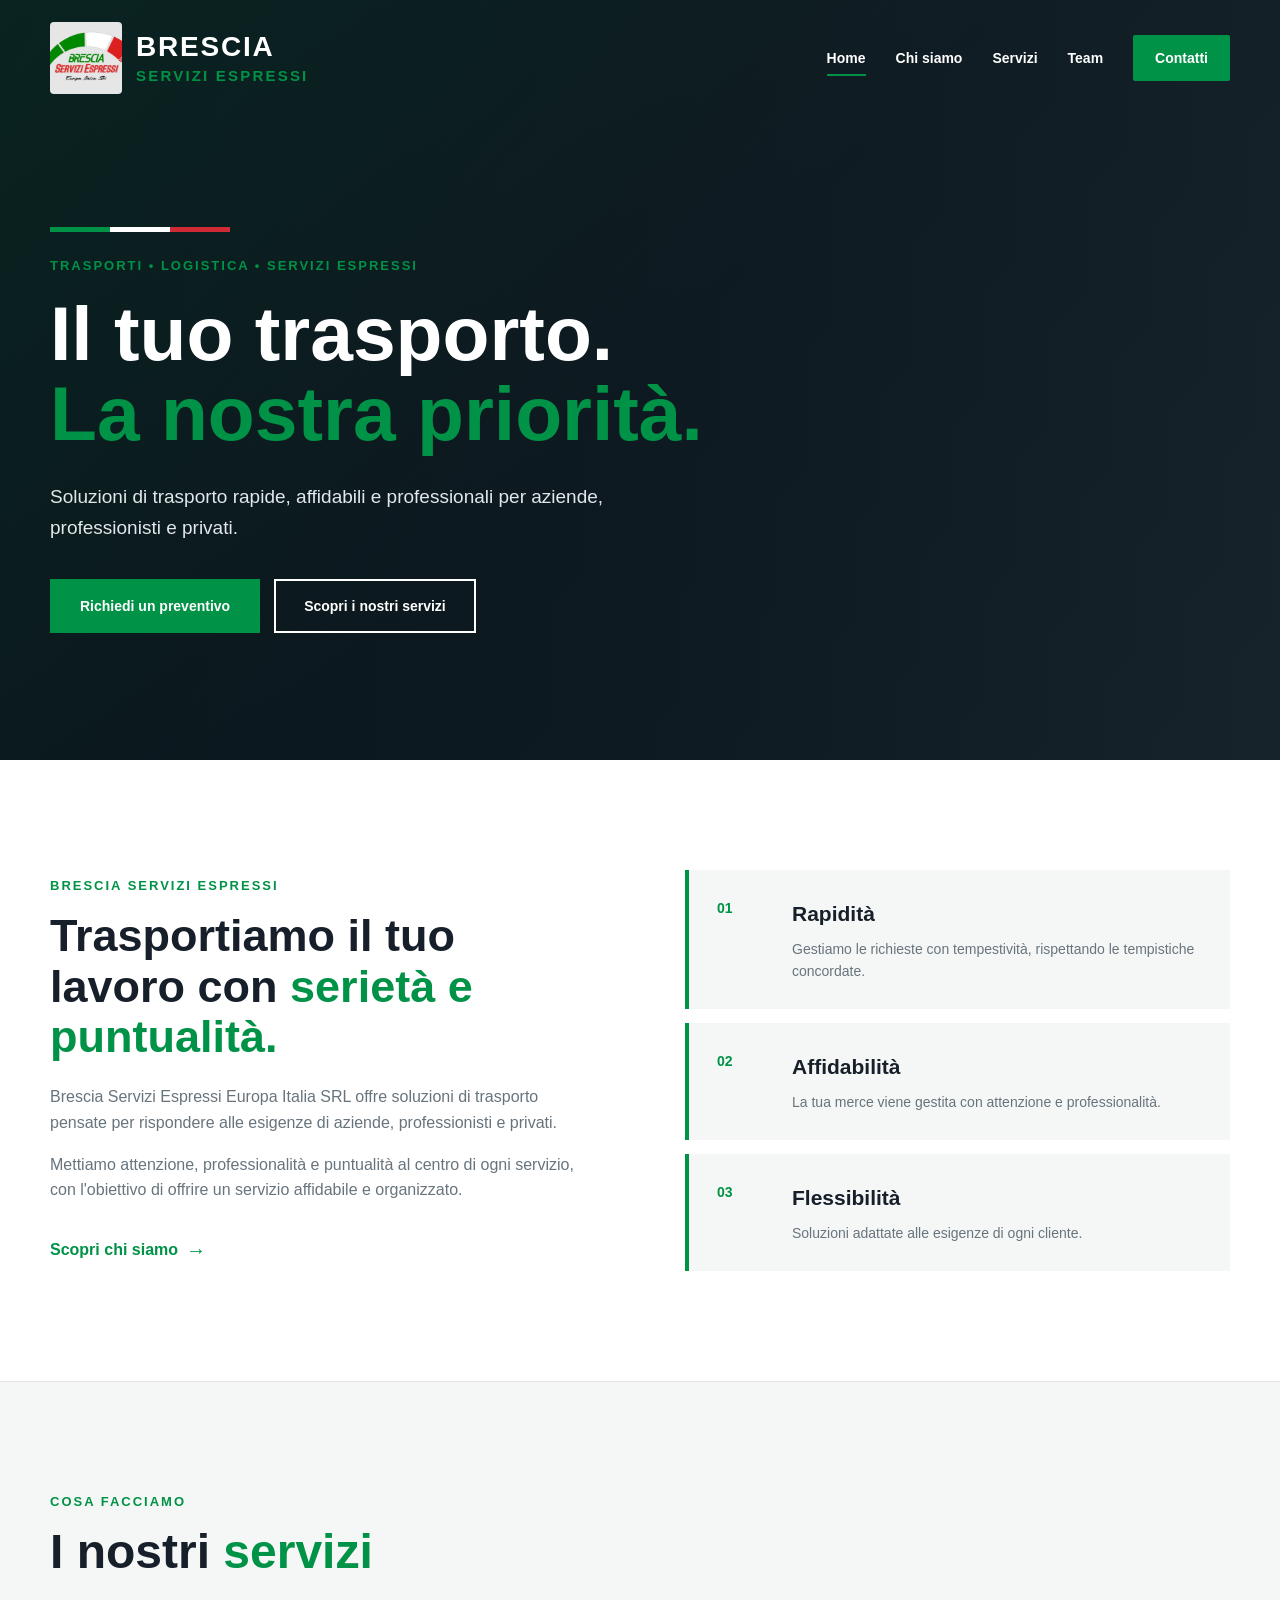
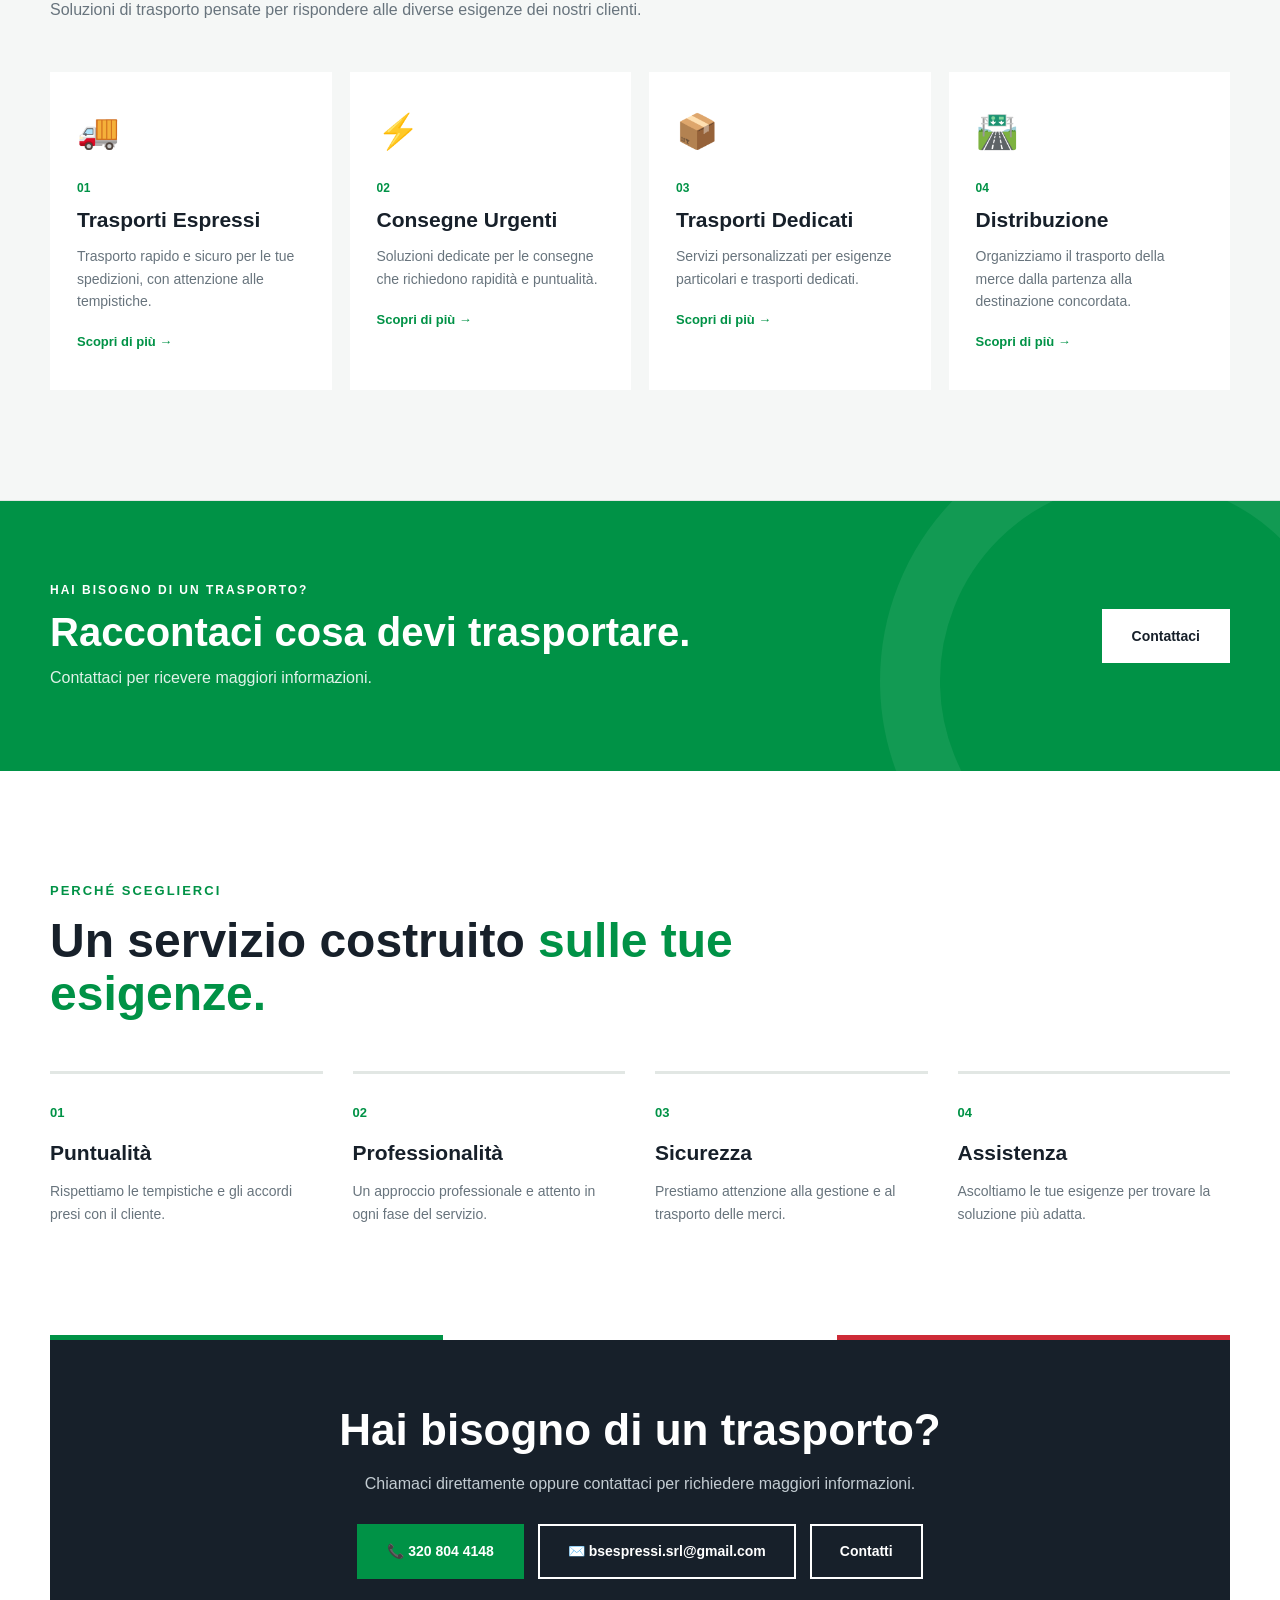
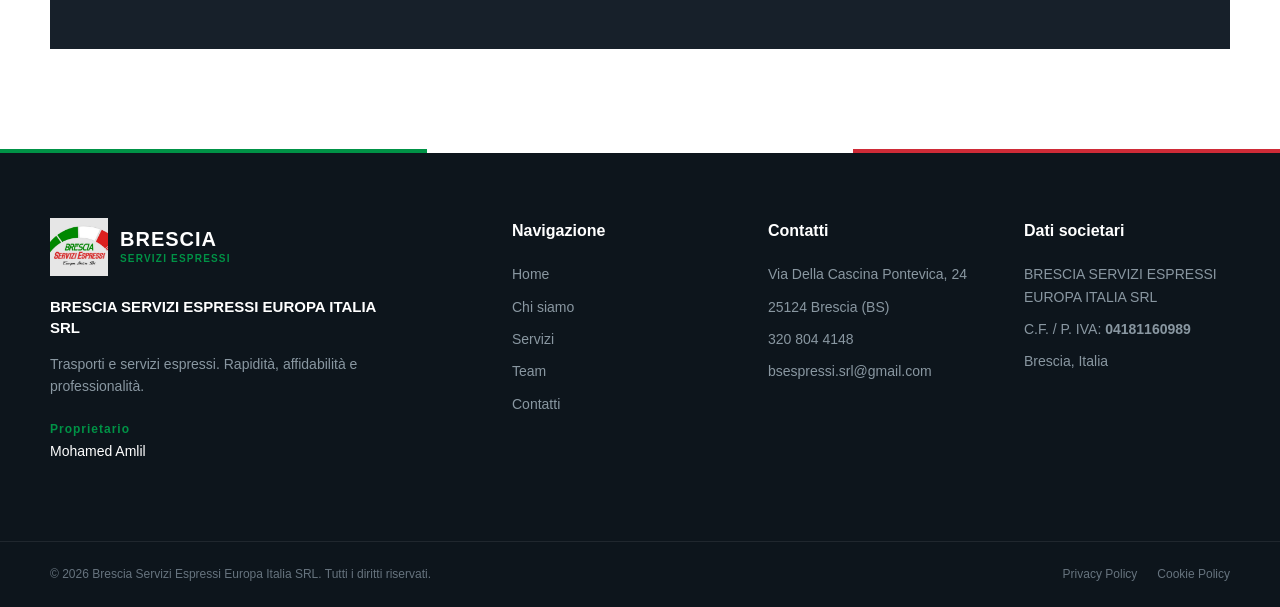
<file: index.html>
<!DOCTYPE html>
<html lang="it">

<head>

    <meta charset="UTF-8">

    <meta name="viewport"
          content="width=device-width, initial-scale=1.0">

    <meta name="description"
          content="Brescia Servizi Espressi Europa Italia SRL - Trasporti, servizi espressi e consegne.">

    <meta name="theme-color"
          content="#009246">

    <title>
        Brescia Servizi Espressi | Trasporti e Servizi Espressi
    </title>

    <link rel="stylesheet"
          href="style.css">

</head>


<body>


<!-- =====================================================
     HEADER
===================================================== -->

<header class="header">

    <div class="container header-content">


        <a href="index.html"
           class="brand">

            <img src="logo brecia servizi espressi.jpg"
                 alt="Brescia Servizi Espressi"
                 class="brand-logo">


            <div class="brand-name">

                <span>BRESCIA</span>

                <strong>
                    SERVIZI ESPRESSI
                </strong>

            </div>

        </a>


        <button class="menu-toggle"
                id="menuToggle"
                aria-label="Apri il menu"
                aria-expanded="false">

            <span></span>
            <span></span>
            <span></span>

        </button>


        <nav class="navbar"
             id="navbar">

            <a href="index.html"
               class="active">
                Home
            </a>

            <a href="chi-siamo.html">
                Chi siamo
            </a>

            <a href="servizi.html">
                Servizi
            </a>

            <a href="team.html">
                Team
            </a>

            <a href="contatti.html"
               class="contact-link">
                Contatti
            </a>

        </nav>

    </div>

</header>



<main>


<!-- =====================================================
     HERO
===================================================== -->

<section class="hero">

    <div class="hero-background"></div>


    <div class="container hero-content">


        <div class="hero-text">


            <div class="tricolor-line">

                <span></span>
                <span></span>
                <span></span>

            </div>


            <p class="hero-label">
                TRASPORTI • LOGISTICA • SERVIZI ESPRESSI
            </p>


            <h1>

                Il tuo trasporto.
                <br>

                <span>
                    La nostra priorità.
                </span>

            </h1>


            <p class="hero-description">

                Soluzioni di trasporto rapide,
                affidabili e professionali
                per aziende, professionisti
                e privati.

            </p>


            <div class="hero-buttons">

                <a href="contatti.html"
                   class="btn btn-green">

                    Richiedi un preventivo

                </a>


                <a href="servizi.html"
                   class="btn btn-outline">

                    Scopri i nostri servizi

                </a>

            </div>

        </div>

    </div>

</section>



<!-- =====================================================
     PRESENTAZIONE
===================================================== -->

<section class="section introduction">

    <div class="container intro-grid">


        <div class="intro-text">


            <p class="section-label">
                BRESCIA SERVIZI ESPRESSI
            </p>


            <h2>

                Trasportiamo il tuo lavoro
                con <span>serietà e puntualità.</span>

            </h2>


            <p>

                Brescia Servizi Espressi Europa Italia SRL
                offre soluzioni di trasporto pensate
                per rispondere alle esigenze di aziende,
                professionisti e privati.

            </p>


            <p>

                Mettiamo attenzione, professionalità
                e puntualità al centro di ogni servizio,
                con l'obiettivo di offrire un servizio
                affidabile e organizzato.

            </p>


            <a href="chi-siamo.html"
               class="read-more">

                Scopri chi siamo

                <span>→</span>

            </a>

        </div>



        <div class="intro-features">


            <div class="feature-card">

                <div class="feature-number">
                    01
                </div>

                <div>

                    <h3>
                        Rapidità
                    </h3>

                    <p>

                        Gestiamo le richieste
                        con tempestività,
                        rispettando le tempistiche
                        concordate.

                    </p>

                </div>

            </div>



            <div class="feature-card">

                <div class="feature-number">
                    02
                </div>

                <div>

                    <h3>
                        Affidabilità
                    </h3>

                    <p>

                        La tua merce viene gestita
                        con attenzione e
                        professionalità.

                    </p>

                </div>

            </div>



            <div class="feature-card">

                <div class="feature-number">
                    03
                </div>

                <div>

                    <h3>
                        Flessibilità
                    </h3>

                    <p>

                        Soluzioni adattate
                        alle esigenze di
                        ogni cliente.

                    </p>

                </div>

            </div>

        </div>

    </div>

</section>



<!-- =====================================================
     SERVIZI
===================================================== -->

<section class="section services">

    <div class="container">


        <div class="section-heading">

            <p class="section-label">
                COSA FACCIAMO
            </p>


            <h2>

                I nostri
                <span>servizi</span>

            </h2>


            <p>

                Soluzioni di trasporto pensate
                per rispondere alle diverse
                esigenze dei nostri clienti.

            </p>

        </div>



        <div class="services-grid">


            <article class="service-card">

                <div class="service-icon">
                    🚚
                </div>

                <div class="service-number">
                    01
                </div>

                <h3>
                    Trasporti Espressi
                </h3>

                <p>

                    Trasporto rapido e sicuro
                    per le tue spedizioni,
                    con attenzione alle
                    tempistiche.

                </p>

                <a href="servizi.html">
                    Scopri di più →
                </a>

            </article>



            <article class="service-card">

                <div class="service-icon">
                    ⚡
                </div>

                <div class="service-number">
                    02
                </div>

                <h3>
                    Consegne Urgenti
                </h3>

                <p>

                    Soluzioni dedicate per
                    le consegne che richiedono
                    rapidità e puntualità.

                </p>

                <a href="servizi.html">
                    Scopri di più →
                </a>

            </article>



            <article class="service-card">

                <div class="service-icon">
                    📦
                </div>

                <div class="service-number">
                    03
                </div>

                <h3>
                    Trasporti Dedicati
                </h3>

                <p>

                    Servizi personalizzati
                    per esigenze particolari
                    e trasporti dedicati.

                </p>

                <a href="servizi.html">
                    Scopri di più →
                </a>

            </article>



            <article class="service-card">

                <div class="service-icon">
                    🛣️
                </div>

                <div class="service-number">
                    04
                </div>

                <h3>
                    Distribuzione
                </h3>

                <p>

                    Organizziamo il trasporto
                    della merce dalla partenza
                    alla destinazione concordata.

                </p>

                <a href="servizi.html">
                    Scopri di più →
                </a>

            </article>

        </div>

    </div>

</section>



<!-- =====================================================
     CTA
===================================================== -->

<section class="cta">

    <div class="container cta-content">


        <div>

            <p class="cta-label">
                HAI BISOGNO DI UN TRASPORTO?
            </p>


            <h2>
                Raccontaci cosa devi trasportare.
            </h2>


            <p>

                Contattaci per ricevere
                maggiori informazioni.

            </p>

        </div>


        <a href="contatti.html"
           class="btn btn-white">

            Contattaci

        </a>

    </div>

</section>



<!-- =====================================================
     PERCHÉ SCEGLIERCI
===================================================== -->

<section class="section why-us">

    <div class="container">


        <div class="section-heading">

            <p class="section-label">
                PERCHÉ SCEGLIERCI
            </p>


            <h2>

                Un servizio costruito
                <span>sulle tue esigenze.</span>

            </h2>

        </div>



        <div class="why-grid">


            <div class="why-card">

                <span>
                    01
                </span>

                <h3>
                    Puntualità
                </h3>

                <p>

                    Rispettiamo le tempistiche
                    e gli accordi presi con
                    il cliente.

                </p>

            </div>



            <div class="why-card">

                <span>
                    02
                </span>

                <h3>
                    Professionalità
                </h3>

                <p>

                    Un approccio professionale
                    e attento in ogni fase
                    del servizio.

                </p>

            </div>



            <div class="why-card">

                <span>
                    03
                </span>

                <h3>
                    Sicurezza
                </h3>

                <p>

                    Prestiamo attenzione alla
                    gestione e al trasporto
                    delle merci.

                </p>

            </div>



            <div class="why-card">

                <span>
                    04
                </span>

                <h3>
                    Assistenza
                </h3>

                <p>

                    Ascoltiamo le tue esigenze
                    per trovare la soluzione
                    più adatta.

                </p>

            </div>

        </div>

    </div>

</section>



<!-- =====================================================
     CONTATTO RAPIDO
===================================================== -->

<section class="contact-section">

    <div class="container">


        <div class="contact-inner">


            <div class="tricolor-top">

                <span></span>
                <span></span>
                <span></span>

            </div>


            <h2>
                Hai bisogno di un trasporto?
            </h2>


            <p>

                Chiamaci direttamente oppure
                contattaci per richiedere
                maggiori informazioni.

            </p>


            <div class="contact-buttons">


                <a href="tel:+393208044148"
                   class="btn btn-green">

                    📞 320 804 4148

                </a>


                <a href="mailto:bsespressi.srl@gmail.com"
                   class="btn btn-outline">

                    ✉️ bsespressi.srl@gmail.com

                </a>


                <a href="contatti.html"
                   class="btn btn-outline">

                    Contatti

                </a>

            </div>

        </div>

    </div>

</section>


</main>



<!-- =====================================================
     FOOTER
===================================================== -->

<footer class="footer">


    <div class="container footer-grid">


        <div class="footer-company">


            <a href="index.html"
               class="footer-brand">

                <img src="logo brecia servizi espressi.jpg"
                     alt="Brescia Servizi Espressi">


                <div>

                    <span>
                        BRESCIA
                    </span>

                    <strong>
                        SERVIZI ESPRESSI
                    </strong>

                </div>

            </a>


            <h3 class="company-full-name">

                BRESCIA SERVIZI ESPRESSI
                EUROPA ITALIA SRL

            </h3>


            <p>

                Trasporti e servizi espressi.
                Rapidità, affidabilità
                e professionalità.

            </p>


            <p class="owner">

                <strong>
                    Proprietario
                </strong>

                <br>

                Mohamed Amlil

            </p>

        </div>



        <div class="footer-column">

            <h3>
                Navigazione
            </h3>


            <a href="index.html">
                Home
            </a>

            <a href="chi-siamo.html">
                Chi siamo
            </a>

            <a href="servizi.html">
                Servizi
            </a>

            <a href="team.html">
                Team
            </a>

            <a href="contatti.html">
                Contatti
            </a>

        </div>



        <div class="footer-column">

            <h3>
                Contatti
            </h3>


            <p>
                Via Della Cascina Pontevica, 24
            </p>


            <p>
                25124 Brescia (BS)
            </p>


            <a href="tel:+393208044148">
                320 804 4148
            </a>


            <a href="mailto:bsespressi.srl@gmail.com">
                bsespressi.srl@gmail.com
            </a>

        </div>



        <div class="footer-column">

            <h3>
                Dati societari
            </h3>


            <p>

                BRESCIA SERVIZI ESPRESSI
                EUROPA ITALIA SRL

            </p>


            <p>

                C.F. / P. IVA:
                <strong>
                    04181160989
                </strong>

            </p>


            <p>
                Brescia, Italia
            </p>

        </div>

    </div>



    <div class="footer-bottom">

        <div class="container footer-bottom-content">


            <p>

                © 2026 Brescia Servizi Espressi
                Europa Italia SRL.
                Tutti i diritti riservati.

            </p>


            <div>

                <a href="#">
                    Privacy Policy
                </a>


                <a href="#">
                    Cookie Policy
                </a>

            </div>

        </div>

    </div>

</footer>



<!-- =====================================================
     MENU MOBILE
===================================================== -->

<script>

    const menuToggle =
        document.getElementById("menuToggle");

    const navbar =
        document.getElementById("navbar");


    menuToggle.addEventListener(
        "click",
        function () {

            navbar.classList.toggle("open");


            const isOpen =
                navbar.classList.contains("open");


            menuToggle.setAttribute(
                "aria-expanded",
                isOpen
            );

        }
    );


    const menuLinks =
        document.querySelectorAll(".navbar a");


    menuLinks.forEach(
        function (link) {

            link.addEventListener(
                "click",
                function () {

                    navbar.classList.remove("open");

                    menuToggle.setAttribute(
                        "aria-expanded",
                        "false"
                    );

                }
            );

        }
    );

</script>


</body>

</html>
</file>
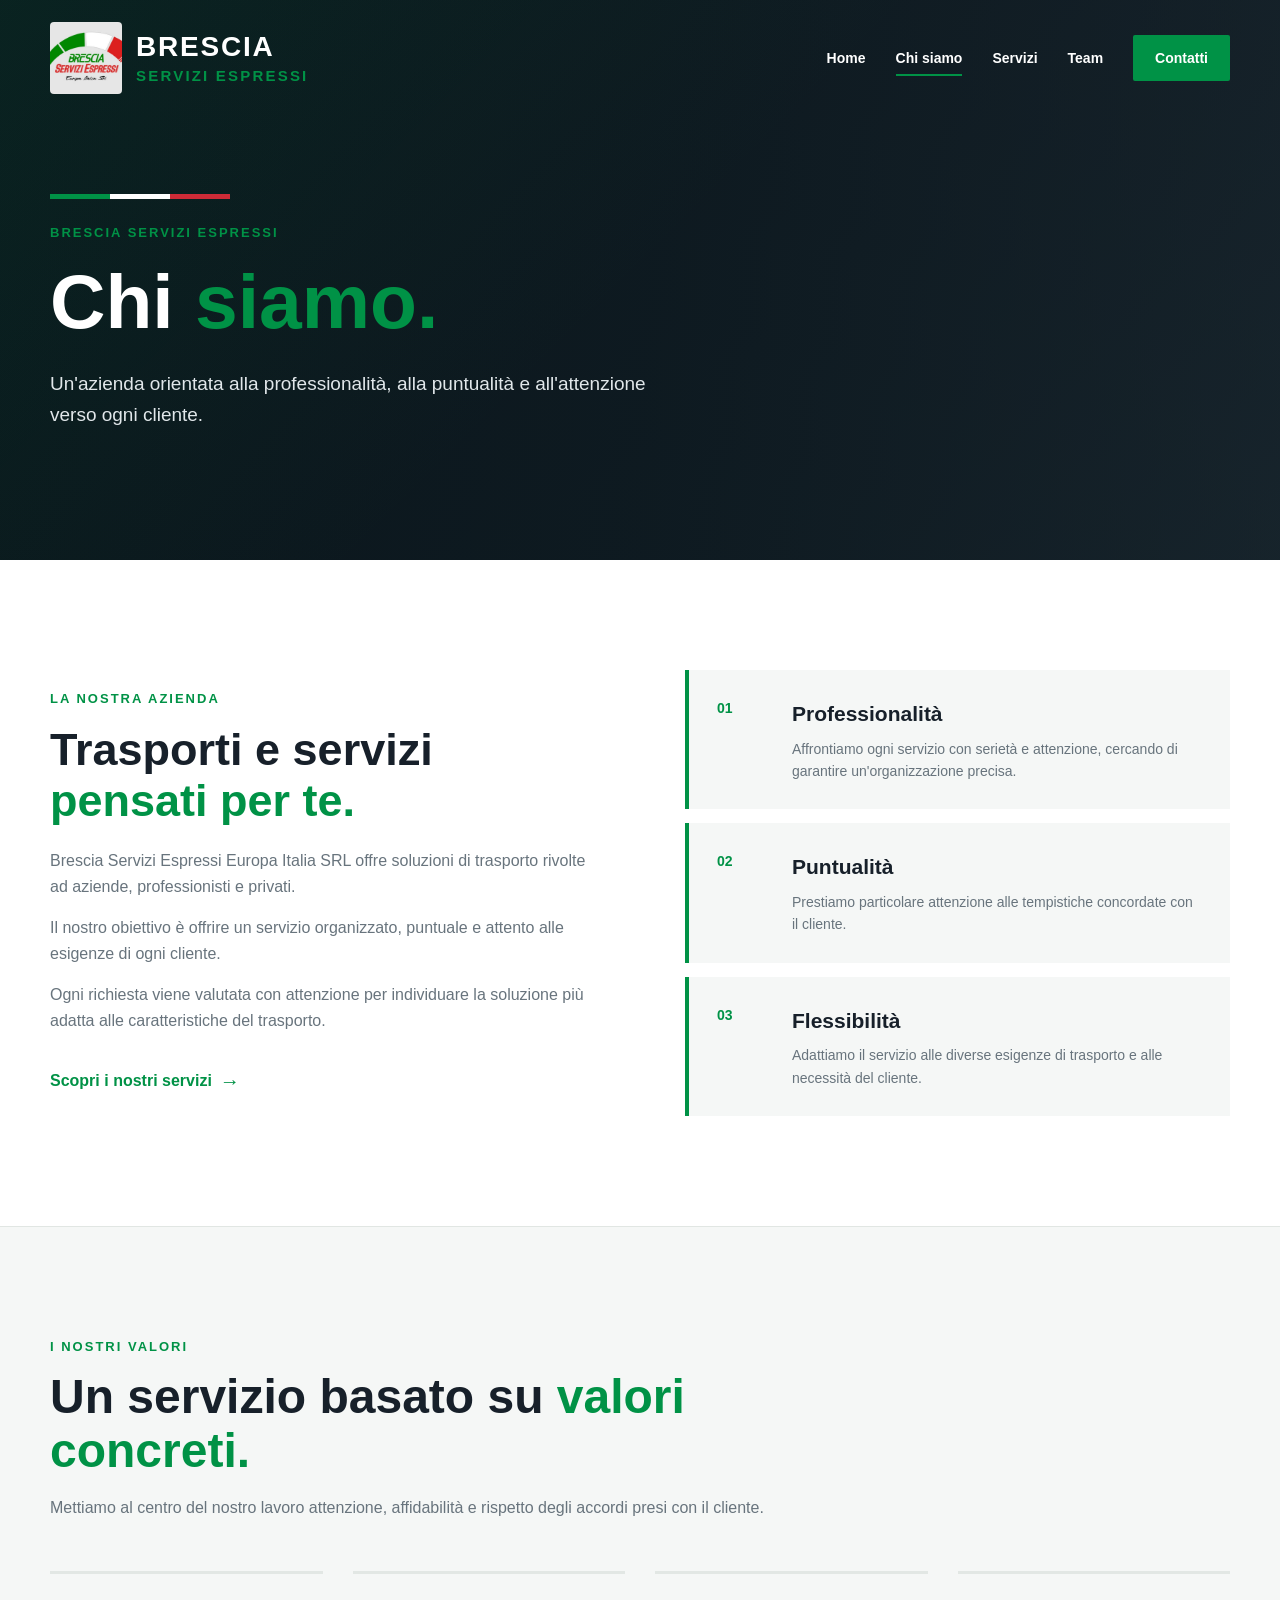
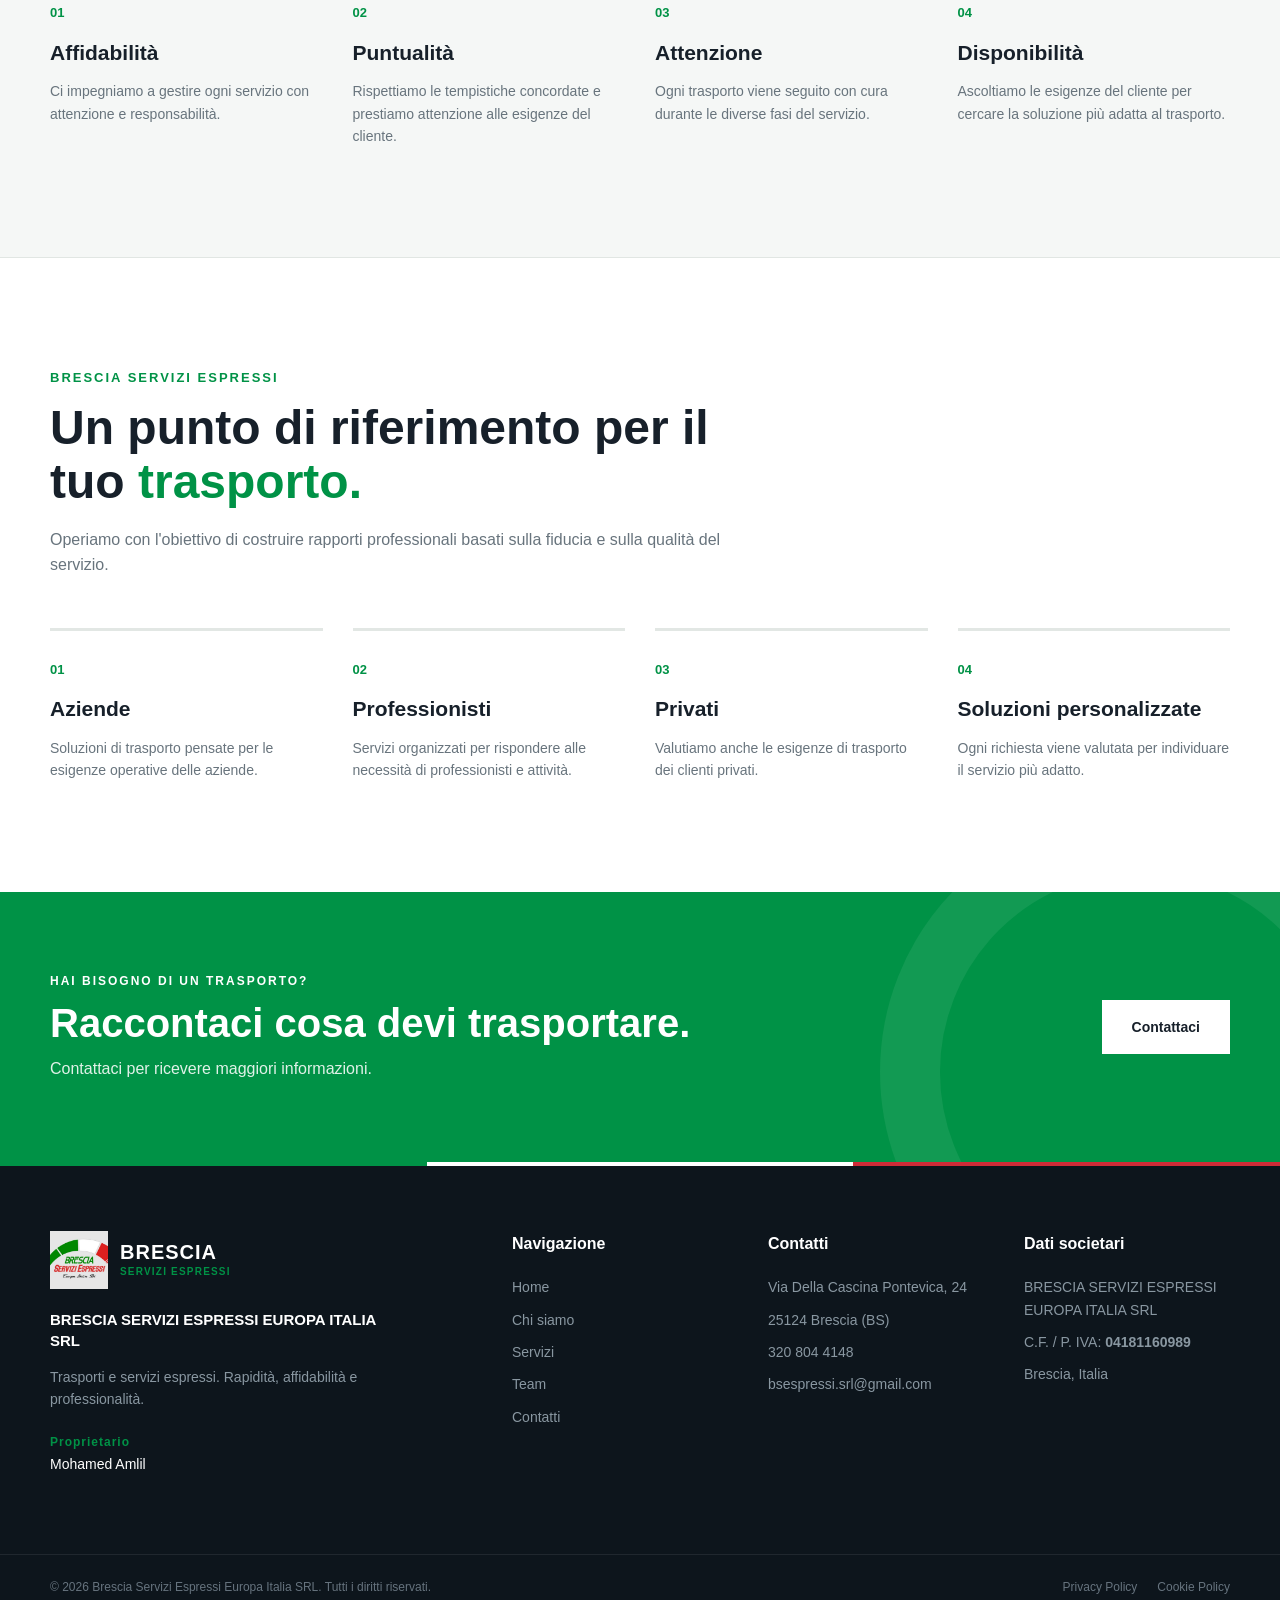
<file: chi-siamo.html>
<!DOCTYPE html>
<html lang="it">

<head>

    <meta charset="UTF-8">

    <meta name="viewport"
          content="width=device-width, initial-scale=1.0">

    <meta name="description"
          content="Chi siamo - Brescia Servizi Espressi Europa Italia SRL. Trasporti e servizi espressi.">

    <meta name="theme-color"
          content="#009246">

    <title>
        Chi siamo | Brescia Servizi Espressi
    </title>

    <link rel="stylesheet"
          href="style.css">

</head>


<body>


<!-- =====================================================
     HEADER
===================================================== -->

<header class="header">

    <div class="container header-content">


        <a href="index.html"
           class="brand">

            <img src="logo brecia servizi espressi.jpg"
                 alt="Brescia Servizi Espressi"
                 class="brand-logo">


            <div class="brand-name">

                <span>BRESCIA</span>

                <strong>
                    SERVIZI ESPRESSI
                </strong>

            </div>

        </a>


        <button class="menu-toggle"
                id="menuToggle"
                aria-label="Apri il menu"
                aria-expanded="false">

            <span></span>
            <span></span>
            <span></span>

        </button>


        <nav class="navbar"
             id="navbar">

            <a href="index.html">
                Home
            </a>

            <a href="chi-siamo.html"
               class="active">
                Chi siamo
            </a>

            <a href="servizi.html">
                Servizi
            </a>

            <a href="team.html">
                Team
            </a>

            <a href="contatti.html"
               class="contact-link">
                Contatti
            </a>

        </nav>

    </div>

</header>



<!-- =====================================================
     CONTENUTO
===================================================== -->

<main>


<!-- =====================================================
     HERO
===================================================== -->

<section class="hero"
         style="min-height: 560px;">

    <div class="hero-background"></div>


    <div class="container hero-content">

        <div class="hero-text">


            <div class="tricolor-line">

                <span></span>
                <span></span>
                <span></span>

            </div>


            <p class="hero-label">
                BRESCIA SERVIZI ESPRESSI
            </p>


            <h1>

                Chi
                <span>siamo.</span>

            </h1>


            <p class="hero-description">

                Un'azienda orientata alla
                professionalità, alla puntualità
                e all'attenzione verso ogni cliente.

            </p>

        </div>

    </div>

</section>



<!-- =====================================================
     PRESENTAZIONE
===================================================== -->

<section class="section introduction">

    <div class="container intro-grid">


        <div class="intro-text">


            <p class="section-label">
                LA NOSTRA AZIENDA
            </p>


            <h2>

                Trasporti e servizi
                <span>pensati per te.</span>

            </h2>


            <p>

                Brescia Servizi Espressi Europa Italia SRL
                offre soluzioni di trasporto rivolte ad
                aziende, professionisti e privati.

            </p>


            <p>

                Il nostro obiettivo è offrire un servizio
                organizzato, puntuale e attento alle
                esigenze di ogni cliente.

            </p>


            <p>

                Ogni richiesta viene valutata con attenzione
                per individuare la soluzione più adatta
                alle caratteristiche del trasporto.

            </p>


            <a href="servizi.html"
               class="read-more">

                Scopri i nostri servizi

                <span>→</span>

            </a>

        </div>



        <div class="intro-features">


            <div class="feature-card">

                <div class="feature-number">
                    01
                </div>

                <div>

                    <h3>
                        Professionalità
                    </h3>

                    <p>

                        Affrontiamo ogni servizio con
                        serietà e attenzione, cercando
                        di garantire un'organizzazione
                        precisa.

                    </p>

                </div>

            </div>



            <div class="feature-card">

                <div class="feature-number">
                    02
                </div>

                <div>

                    <h3>
                        Puntualità
                    </h3>

                    <p>

                        Prestiamo particolare attenzione
                        alle tempistiche concordate
                        con il cliente.

                    </p>

                </div>

            </div>



            <div class="feature-card">

                <div class="feature-number">
                    03
                </div>

                <div>

                    <h3>
                        Flessibilità
                    </h3>

                    <p>

                        Adattiamo il servizio alle
                        diverse esigenze di trasporto
                        e alle necessità del cliente.

                    </p>

                </div>

            </div>

        </div>

    </div>

</section>



<!-- =====================================================
     VALORI
===================================================== -->

<section class="section services">

    <div class="container">


        <div class="section-heading">

            <p class="section-label">
                I NOSTRI VALORI
            </p>


            <h2>

                Un servizio basato su
                <span>valori concreti.</span>

            </h2>


            <p>

                Mettiamo al centro del nostro lavoro
                attenzione, affidabilità e rispetto
                degli accordi presi con il cliente.

            </p>

        </div>



        <div class="why-grid">


            <div class="why-card">

                <span>
                    01
                </span>

                <h3>
                    Affidabilità
                </h3>

                <p>

                    Ci impegniamo a gestire ogni
                    servizio con attenzione e
                    responsabilità.

                </p>

            </div>



            <div class="why-card">

                <span>
                    02
                </span>

                <h3>
                    Puntualità
                </h3>

                <p>

                    Rispettiamo le tempistiche
                    concordate e prestiamo attenzione
                    alle esigenze del cliente.

                </p>

            </div>



            <div class="why-card">

                <span>
                    03
                </span>

                <h3>
                    Attenzione
                </h3>

                <p>

                    Ogni trasporto viene seguito
                    con cura durante le diverse
                    fasi del servizio.

                </p>

            </div>



            <div class="why-card">

                <span>
                    04
                </span>

                <h3>
                    Disponibilità
                </h3>

                <p>

                    Ascoltiamo le esigenze del cliente
                    per cercare la soluzione più
                    adatta al trasporto.

                </p>

            </div>

        </div>

    </div>

</section>



<!-- =====================================================
     AZIENDA
===================================================== -->

<section class="section why-us">

    <div class="container">


        <div class="section-heading">

            <p class="section-label">
                BRESCIA SERVIZI ESPRESSI
            </p>


            <h2>

                Un punto di riferimento
                per il tuo <span>trasporto.</span>

            </h2>


            <p>

                Operiamo con l'obiettivo di costruire
                rapporti professionali basati sulla
                fiducia e sulla qualità del servizio.

            </p>

        </div>



        <div class="why-grid">


            <div class="why-card">

                <span>
                    01
                </span>

                <h3>
                    Aziende
                </h3>

                <p>

                    Soluzioni di trasporto pensate
                    per le esigenze operative
                    delle aziende.

                </p>

            </div>



            <div class="why-card">

                <span>
                    02
                </span>

                <h3>
                    Professionisti
                </h3>

                <p>

                    Servizi organizzati per rispondere
                    alle necessità di professionisti
                    e attività.

                </p>

            </div>



            <div class="why-card">

                <span>
                    03
                </span>

                <h3>
                    Privati
                </h3>

                <p>

                    Valutiamo anche le esigenze
                    di trasporto dei clienti
                    privati.

                </p>

            </div>



            <div class="why-card">

                <span>
                    04
                </span>

                <h3>
                    Soluzioni personalizzate
                </h3>

                <p>

                    Ogni richiesta viene valutata
                    per individuare il servizio
                    più adatto.

                </p>

            </div>

        </div>

    </div>

</section>



<!-- =====================================================
     CTA
===================================================== -->

<section class="cta">

    <div class="container cta-content">


        <div>

            <p class="cta-label">
                HAI BISOGNO DI UN TRASPORTO?
            </p>


            <h2>
                Raccontaci cosa devi trasportare.
            </h2>


            <p>
                Contattaci per ricevere maggiori informazioni.
            </p>

        </div>


        <a href="contatti.html"
           class="btn btn-white">

            Contattaci

        </a>

    </div>

</section>


</main>



<!-- =====================================================
     FOOTER
===================================================== -->

<footer class="footer">


    <div class="container footer-grid">


        <!-- AZIENDA -->

        <div class="footer-company">


            <a href="index.html"
               class="footer-brand">

                <img src="logo brecia servizi espressi.jpg"
                     alt="Brescia Servizi Espressi">


                <div>

                    <span>
                        BRESCIA
                    </span>

                    <strong>
                        SERVIZI ESPRESSI
                    </strong>

                </div>

            </a>


            <h3 class="company-full-name">

                BRESCIA SERVIZI ESPRESSI
                EUROPA ITALIA SRL

            </h3>


            <p>

                Trasporti e servizi espressi.
                Rapidità, affidabilità
                e professionalità.

            </p>


            <p class="owner">

                <strong>
                    Proprietario
                </strong>

                <br>

                Mohamed Amlil

            </p>

        </div>



        <!-- NAVIGAZIONE -->

        <div class="footer-column">

            <h3>
                Navigazione
            </h3>


            <a href="index.html">
                Home
            </a>


            <a href="chi-siamo.html">
                Chi siamo
            </a>


            <a href="servizi.html">
                Servizi
            </a>


            <a href="team.html">
                Team
            </a>


            <a href="contatti.html">
                Contatti
            </a>

        </div>



        <!-- CONTATTI -->

        <div class="footer-column">

            <h3>
                Contatti
            </h3>


            <p>
                Via Della Cascina Pontevica, 24
            </p>


            <p>
                25124 Brescia (BS)
            </p>


            <a href="tel:+393208044148">
                320 804 4148
            </a>


            <a href="mailto:bsespressi.srl@gmail.com">
                bsespressi.srl@gmail.com
            </a>

        </div>



        <!-- DATI SOCIETARI -->

        <div class="footer-column">

            <h3>
                Dati societari
            </h3>


            <p>

                BRESCIA SERVIZI ESPRESSI
                EUROPA ITALIA SRL

            </p>


            <p>

                C.F. / P. IVA:
                <strong>
                    04181160989
                </strong>

            </p>


            <p>
                Brescia, Italia
            </p>

        </div>

    </div>



    <!-- FOOTER BOTTOM -->

    <div class="footer-bottom">

        <div class="container footer-bottom-content">


            <p>

                © 2026 Brescia Servizi Espressi
                Europa Italia SRL.
                Tutti i diritti riservati.

            </p>


            <div>

                <a href="#">
                    Privacy Policy
                </a>


                <a href="#">
                    Cookie Policy
                </a>

            </div>

        </div>

    </div>

</footer>



<!-- =====================================================
     MENU MOBILE
===================================================== -->

<script>

    const menuToggle =
        document.getElementById("menuToggle");

    const navbar =
        document.getElementById("navbar");


    menuToggle.addEventListener(
        "click",
        function () {

            navbar.classList.toggle("open");


            const isOpen =
                navbar.classList.contains("open");


            menuToggle.setAttribute(
                "aria-expanded",
                isOpen
            );

        }
    );


    const menuLinks =
        document.querySelectorAll(".navbar a");


    menuLinks.forEach(
        function (link) {

            link.addEventListener(
                "click",
                function () {

                    navbar.classList.remove("open");

                    menuToggle.setAttribute(
                        "aria-expanded",
                        "false"
                    );

                }
            );

        }
    );

</script>


</body>

</html>
</file>
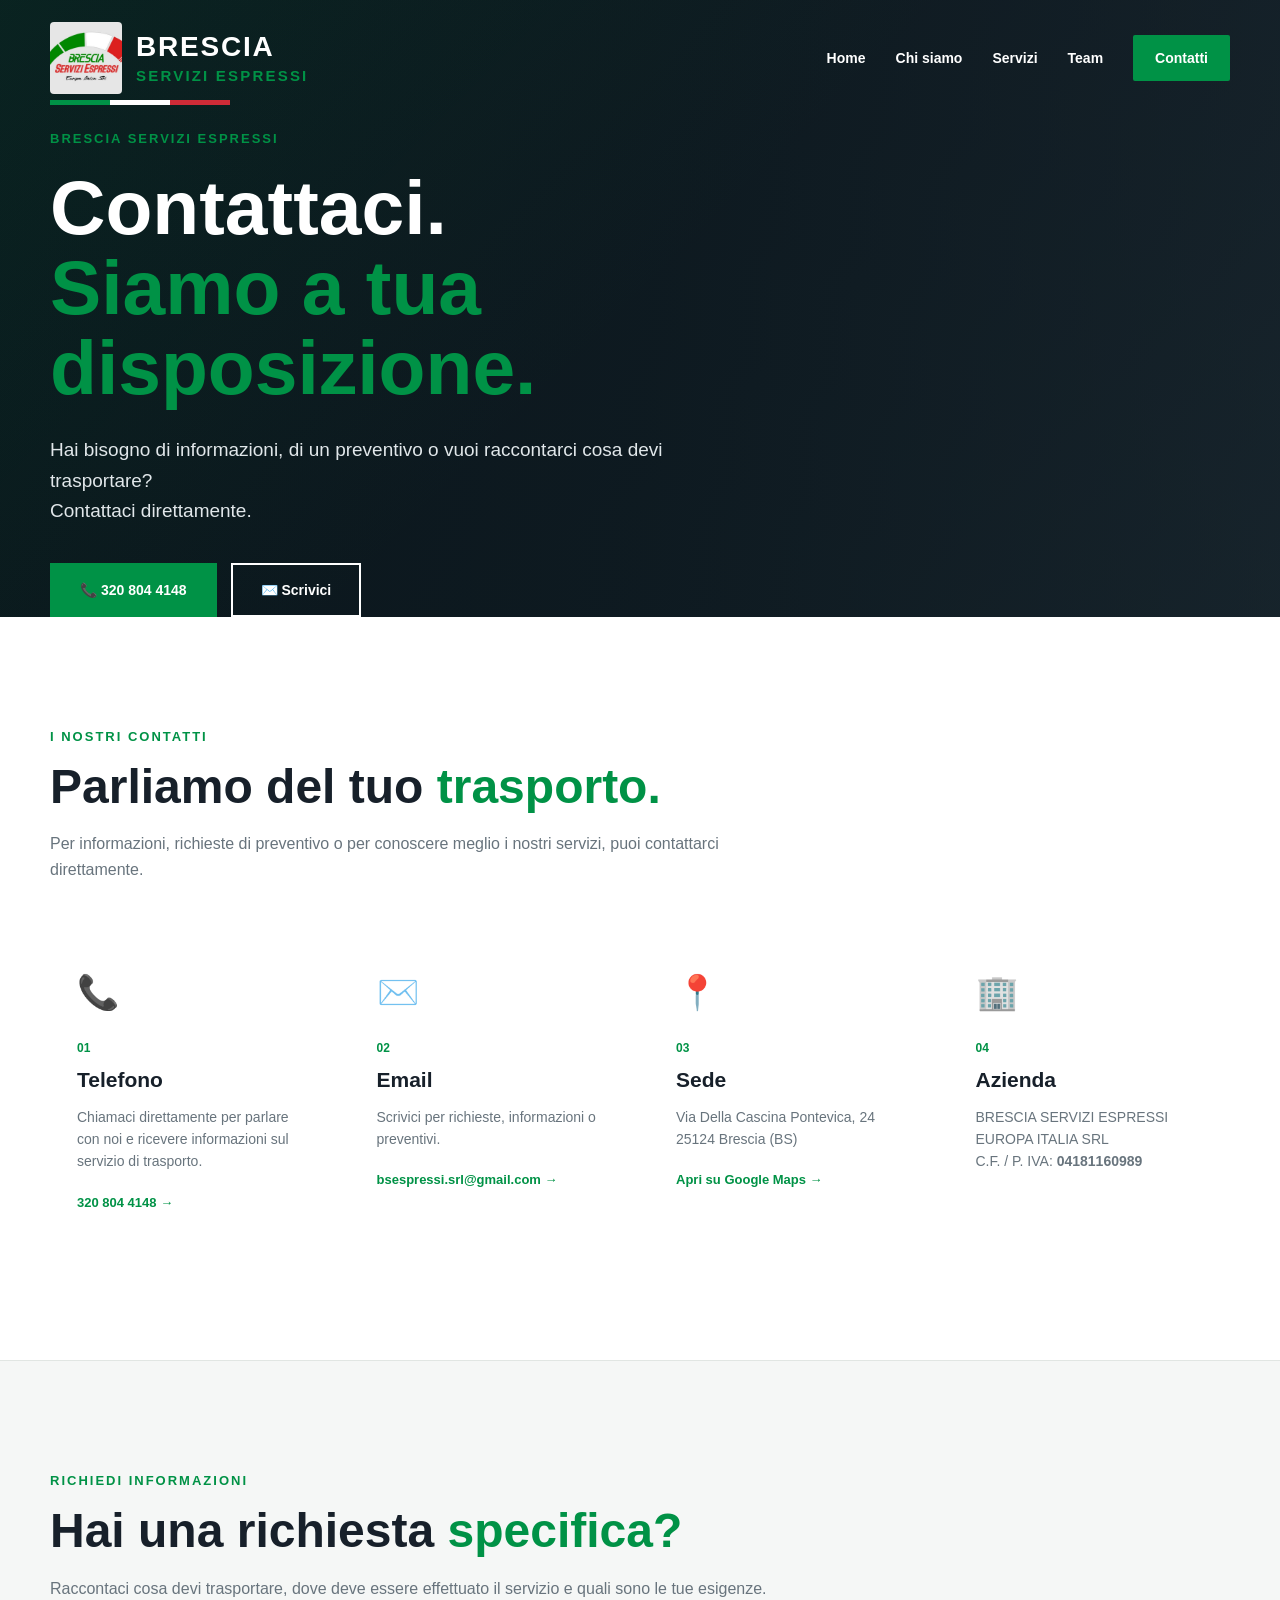
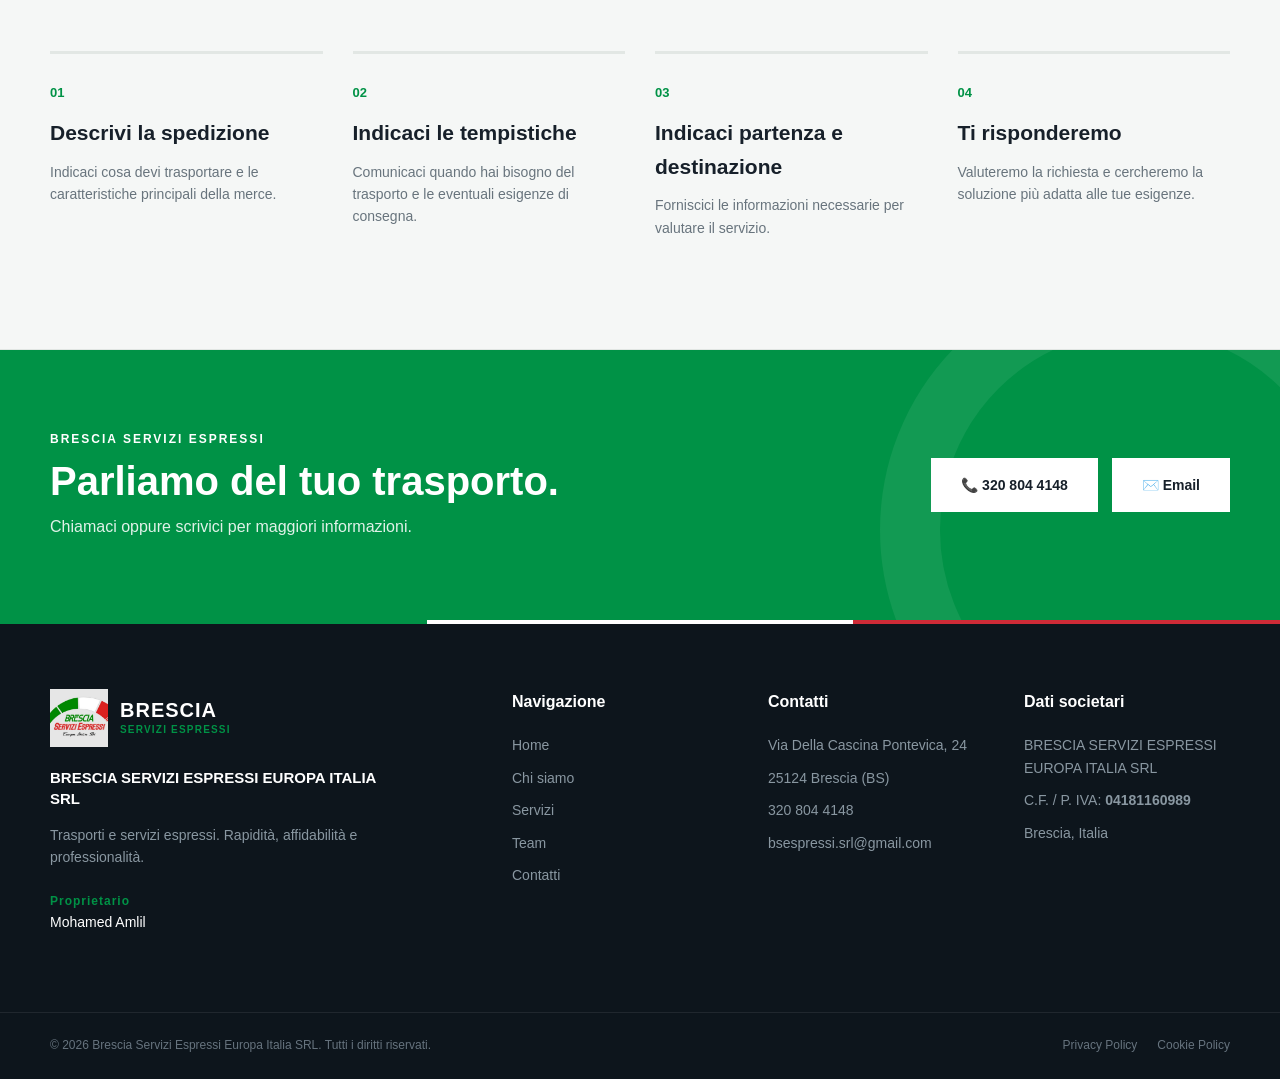
<file: contatti.html>
<!DOCTYPE html>
<html lang="it">

<head>

    <meta charset="UTF-8">

    <meta name="viewport"
          content="width=device-width, initial-scale=1.0">

    <meta name="description"
          content="Contatti Brescia Servizi Espressi Europa Italia SRL - Trasporti e servizi espressi.">

    <meta name="theme-color"
          content="#009246">

    <title>
        Contatti | Brescia Servizi Espressi
    </title>

    <link rel="stylesheet"
          href="style.css">

</head>


<body>


<!-- =====================================================
     HEADER
===================================================== -->

<header class="header">

    <div class="container header-content">


        <a href="index.html"
           class="brand">

            <img src="logo brecia servizi espressi.jpg"
                 alt="Brescia Servizi Espressi"
                 class="brand-logo">


            <div class="brand-name">

                <span>BRESCIA</span>

                <strong>
                    SERVIZI ESPRESSI
                </strong>

            </div>

        </a>


        <button class="menu-toggle"
                id="menuToggle"
                aria-label="Apri il menu"
                aria-expanded="false">

            <span></span>
            <span></span>
            <span></span>

        </button>


        <nav class="navbar"
             id="navbar">

            <a href="index.html">
                Home
            </a>

            <a href="chi-siamo.html">
                Chi siamo
            </a>

            <a href="servizi.html">
                Servizi
            </a>

            <a href="team.html">
                Team
            </a>

            <a href="contatti.html"
               class="contact-link active">
                Contatti
            </a>

        </nav>

    </div>

</header>



<!-- =====================================================
     CONTENUTO
===================================================== -->

<main>


<!-- =====================================================
     HERO
===================================================== -->

<section class="hero"
         style="min-height: 560px;">

    <div class="hero-background"></div>


    <div class="container hero-content">

        <div class="hero-text">


            <div class="tricolor-line">

                <span></span>
                <span></span>
                <span></span>

            </div>


            <p class="hero-label">
                BRESCIA SERVIZI ESPRESSI
            </p>


            <h1>

                Contattaci.
                <br>

                <span>
                    Siamo a tua disposizione.
                </span>

            </h1>


            <p class="hero-description">

                Hai bisogno di informazioni,
                di un preventivo o vuoi raccontarci
                cosa devi trasportare?

                <br>

                Contattaci direttamente.

            </p>


            <div class="hero-buttons">

                <a href="tel:+393208044148"
                   class="btn btn-green">

                    📞 320 804 4148

                </a>


                <a href="mailto:bsespressi.srl@gmail.com"
                   class="btn btn-outline">

                    ✉️ Scrivici

                </a>

            </div>

        </div>

    </div>

</section>



<!-- =====================================================
     CONTATTI PRINCIPALI
===================================================== -->

<section class="section introduction">

    <div class="container">


        <div class="section-heading">

            <p class="section-label">
                I NOSTRI CONTATTI
            </p>


            <h2>

                Parliamo del tuo
                <span>trasporto.</span>

            </h2>


            <p>

                Per informazioni, richieste di preventivo
                o per conoscere meglio i nostri servizi,
                puoi contattarci direttamente.

            </p>

        </div>



        <div class="services-grid">


            <!-- TELEFONO -->

            <article class="service-card">

                <div class="service-icon">
                    📞
                </div>


                <div class="service-number">
                    01
                </div>


                <h3>
                    Telefono
                </h3>


                <p>

                    Chiamaci direttamente per parlare
                    con noi e ricevere informazioni
                    sul servizio di trasporto.

                </p>


                <a href="tel:+393208044148">

                    320 804 4148 →

                </a>

            </article>



            <!-- EMAIL -->

            <article class="service-card">

                <div class="service-icon">
                    ✉️
                </div>


                <div class="service-number">
                    02
                </div>


                <h3>
                    Email
                </h3>


                <p>

                    Scrivici per richieste,
                    informazioni o preventivi.

                </p>


                <a href="mailto:bsespressi.srl@gmail.com">

                    bsespressi.srl@gmail.com →

                </a>

            </article>



            <!-- INDIRIZZO -->

            <article class="service-card">

                <div class="service-icon">
                    📍
                </div>


                <div class="service-number">
                    03
                </div>


                <h3>
                    Sede
                </h3>


                <p>

                    Via Della Cascina Pontevica, 24
                    <br>
                    25124 Brescia (BS)

                </p>


                <a href="https://www.google.com/maps/search/?api=1&query=Via%20Della%20Cascina%20Pontevica%2C%2024%2C%2025124%20Brescia%20BS"
                   target="_blank"
                   rel="noopener">

                    Apri su Google Maps →

                </a>

            </article>



            <!-- AZIENDA -->

            <article class="service-card">

                <div class="service-icon">
                    🏢
                </div>


                <div class="service-number">
                    04
                </div>


                <h3>
                    Azienda
                </h3>


                <p>

                    BRESCIA SERVIZI ESPRESSI
                    EUROPA ITALIA SRL

                </p>


                <p>

                    C.F. / P. IVA:
                    <strong>
                        04181160989
                    </strong>

                </p>

            </article>


        </div>

    </div>

</section>



<!-- =====================================================
     RICHIESTA INFORMAZIONI
===================================================== -->

<section class="section services">

    <div class="container">


        <div class="section-heading">

            <p class="section-label">
                RICHIEDI INFORMAZIONI
            </p>


            <h2>

                Hai una richiesta
                <span>specifica?</span>

            </h2>


            <p>

                Raccontaci cosa devi trasportare,
                dove deve essere effettuato il servizio
                e quali sono le tue esigenze.

            </p>

        </div>



        <div class="why-grid">


            <div class="why-card">

                <span>
                    01
                </span>

                <h3>
                    Descrivi la spedizione
                </h3>

                <p>

                    Indicaci cosa devi trasportare
                    e le caratteristiche principali
                    della merce.

                </p>

            </div>



            <div class="why-card">

                <span>
                    02
                </span>

                <h3>
                    Indicaci le tempistiche
                </h3>

                <p>

                    Comunicaci quando hai bisogno
                    del trasporto e le eventuali
                    esigenze di consegna.

                </p>

            </div>



            <div class="why-card">

                <span>
                    03
                </span>

                <h3>
                    Indicaci partenza e destinazione
                </h3>

                <p>

                    Forniscici le informazioni
                    necessarie per valutare
                    il servizio.

                </p>

            </div>



            <div class="why-card">

                <span>
                    04
                </span>

                <h3>
                    Ti risponderemo
                </h3>

                <p>

                    Valuteremo la richiesta e
                    cercheremo la soluzione
                    più adatta alle tue esigenze.

                </p>

            </div>

        </div>

    </div>

</section>



<!-- =====================================================
     CTA
===================================================== -->

<section class="cta">

    <div class="container cta-content">


        <div>

            <p class="cta-label">
                BRESCIA SERVIZI ESPRESSI
            </p>


            <h2>
                Parliamo del tuo trasporto.
            </h2>


            <p>

                Chiamaci oppure scrivici
                per maggiori informazioni.

            </p>

        </div>


        <div class="hero-buttons">


            <a href="tel:+393208044148"
               class="btn btn-white">

                📞 320 804 4148

            </a>


            <a href="mailto:bsespressi.srl@gmail.com"
               class="btn btn-white">

                ✉️ Email

            </a>

        </div>

    </div>

</section>


</main>



<!-- =====================================================
     FOOTER
===================================================== -->

<footer class="footer">


    <div class="container footer-grid">


        <!-- AZIENDA -->

        <div class="footer-company">


            <a href="index.html"
               class="footer-brand">

                <img src="logo brecia servizi espressi.jpg"
                     alt="Brescia Servizi Espressi">


                <div>

                    <span>
                        BRESCIA
                    </span>

                    <strong>
                        SERVIZI ESPRESSI
                    </strong>

                </div>

            </a>


            <h3 class="company-full-name">

                BRESCIA SERVIZI ESPRESSI
                EUROPA ITALIA SRL

            </h3>


            <p>

                Trasporti e servizi espressi.
                Rapidità, affidabilità
                e professionalità.

            </p>


            <p class="owner">

                <strong>
                    Proprietario
                </strong>

                <br>

                Mohamed Amlil

            </p>

        </div>



        <!-- NAVIGAZIONE -->

        <div class="footer-column">

            <h3>
                Navigazione
            </h3>


            <a href="index.html">
                Home
            </a>


            <a href="chi-siamo.html">
                Chi siamo
            </a>


            <a href="servizi.html">
                Servizi
            </a>


            <a href="team.html">
                Team
            </a>


            <a href="contatti.html">
                Contatti
            </a>

        </div>



        <!-- CONTATTI -->

        <div class="footer-column">

            <h3>
                Contatti
            </h3>


            <p>
                Via Della Cascina Pontevica, 24
            </p>


            <p>
                25124 Brescia (BS)
            </p>


            <a href="tel:+393208044148">
                320 804 4148
            </a>


            <a href="mailto:bsespressi.srl@gmail.com">
                bsespressi.srl@gmail.com
            </a>

        </div>



        <!-- DATI SOCIETARI -->

        <div class="footer-column">

            <h3>
                Dati societari
            </h3>


            <p>

                BRESCIA SERVIZI ESPRESSI
                EUROPA ITALIA SRL

            </p>


            <p>

                C.F. / P. IVA:
                <strong>
                    04181160989
                </strong>

            </p>


            <p>
                Brescia, Italia
            </p>

        </div>

    </div>



    <!-- FOOTER BOTTOM -->

    <div class="footer-bottom">

        <div class="container footer-bottom-content">


            <p>

                © 2026 Brescia Servizi Espressi
                Europa Italia SRL.
                Tutti i diritti riservati.

            </p>


            <div>

                <a href="#">
                    Privacy Policy
                </a>


                <a href="#">
                    Cookie Policy
                </a>

            </div>

        </div>

    </div>

</footer>



<!-- =====================================================
     MENU MOBILE
===================================================== -->

<script>

    const menuToggle =
        document.getElementById("menuToggle");

    const navbar =
        document.getElementById("navbar");


    menuToggle.addEventListener(
        "click",
        function () {

            navbar.classList.toggle("open");


            const isOpen =
                navbar.classList.contains("open");


            menuToggle.setAttribute(
                "aria-expanded",
                isOpen
            );

        }
    );


    const menuLinks =
        document.querySelectorAll(".navbar a");


    menuLinks.forEach(
        function (link) {

            link.addEventListener(
                "click",
                function () {

                    navbar.classList.remove("open");

                    menuToggle.setAttribute(
                        "aria-expanded",
                        "false"
                    );

                }
            );

        }
    );

</script>


</body>

</html>
</file>
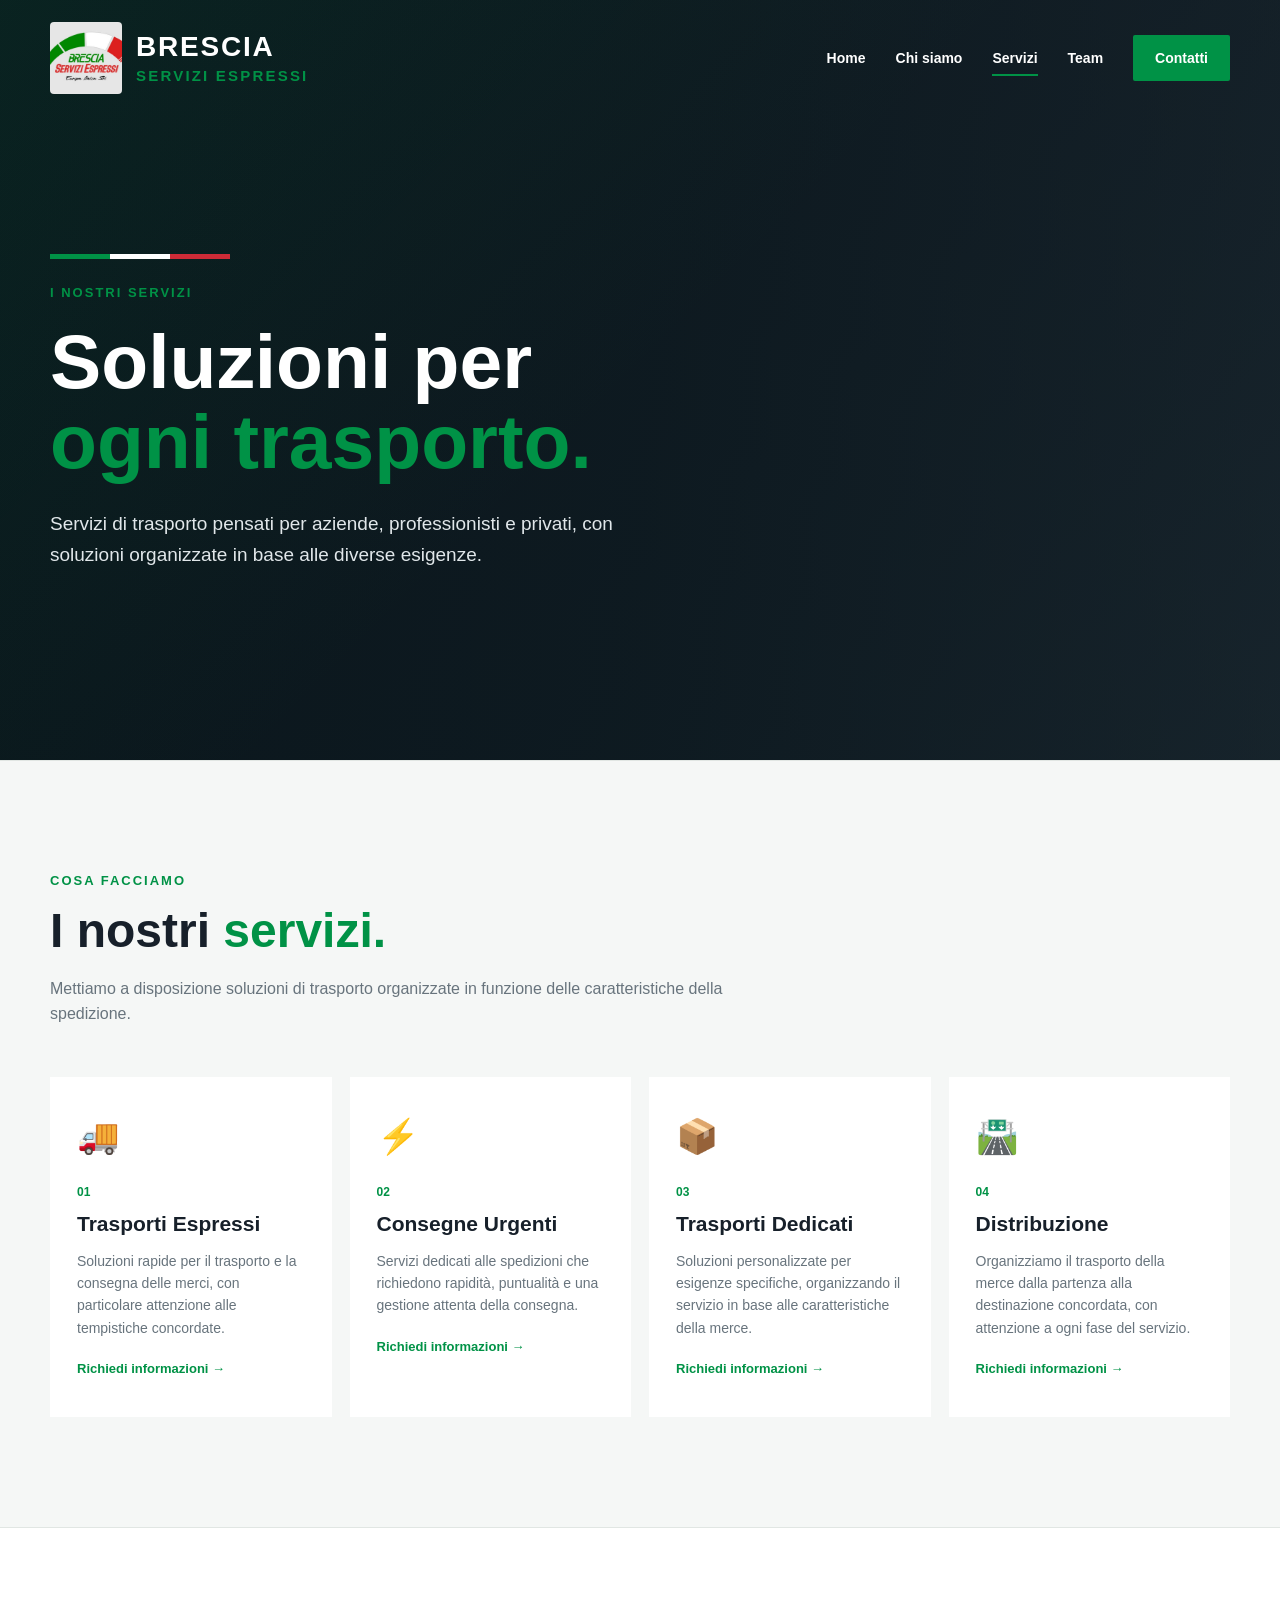
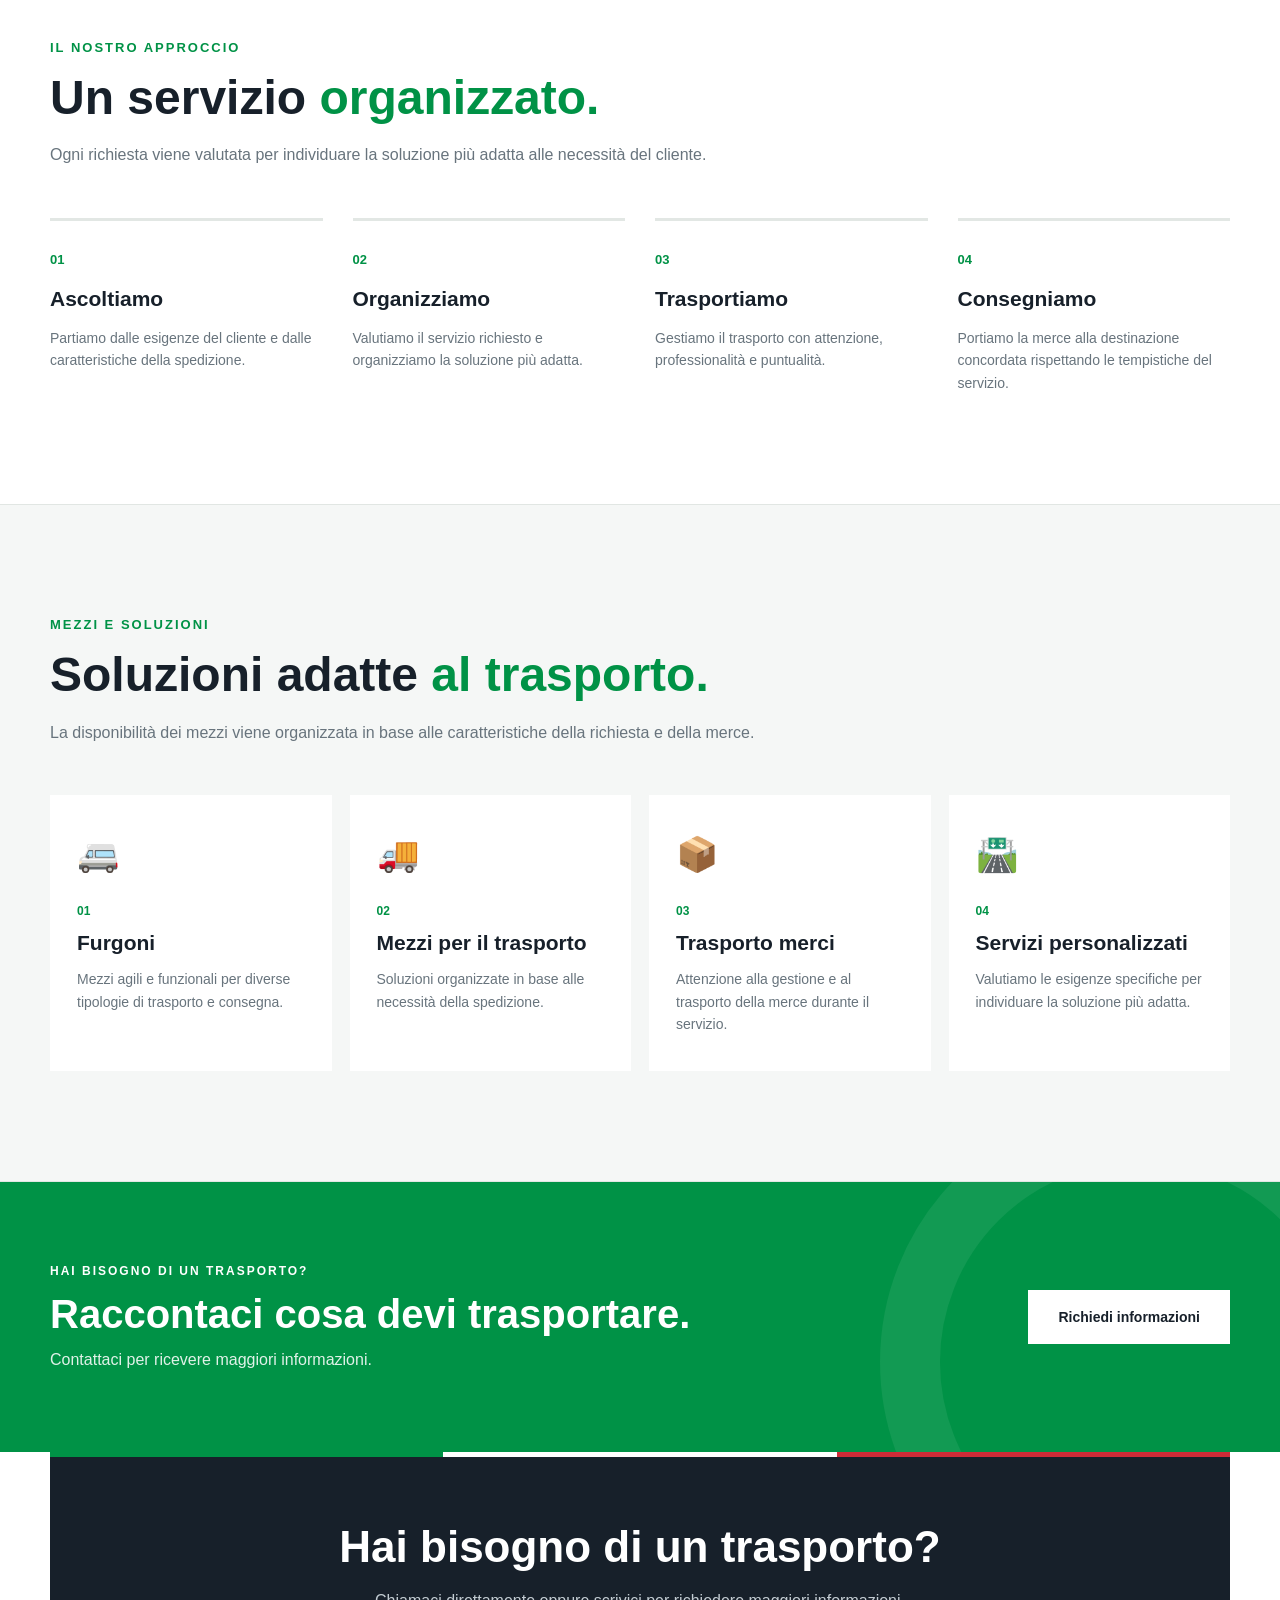
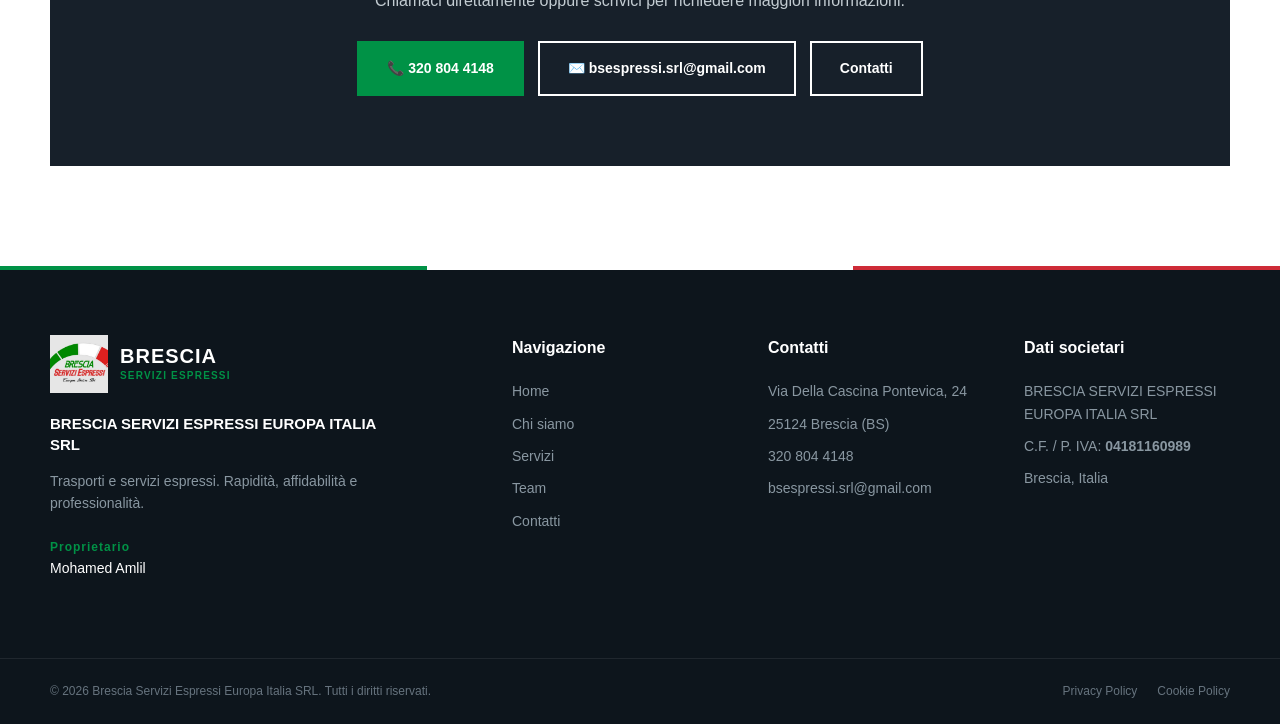
<file: servizi.html>
<!DOCTYPE html>
<html lang="it">

<head>

    <meta charset="UTF-8">

    <meta name="viewport"
          content="width=device-width, initial-scale=1.0">

    <meta name="description"
          content="Servizi di Brescia Servizi Espressi Europa Italia SRL: trasporti espressi, consegne urgenti, trasporti dedicati e distribuzione.">

    <meta name="theme-color"
          content="#009246">

    <title>
        Servizi | Brescia Servizi Espressi
    </title>

    <link rel="stylesheet"
          href="style.css">

</head>


<body>


<!-- =====================================================
     HEADER
===================================================== -->

<header class="header">

    <div class="container header-content">

        <a href="index.html"
           class="brand">

            <img src="logo brecia servizi espressi.jpg"
                 alt="Brescia Servizi Espressi"
                 class="brand-logo">

            <div class="brand-name">

                <span>BRESCIA</span>

                <strong>
                    SERVIZI ESPRESSI
                </strong>

            </div>

        </a>


        <button class="menu-toggle"
                id="menuToggle"
                aria-label="Apri il menu"
                aria-expanded="false">

            <span></span>
            <span></span>
            <span></span>

        </button>


        <nav class="navbar"
             id="navbar">

            <a href="index.html">
                Home
            </a>

            <a href="chi-siamo.html">
                Chi siamo
            </a>

            <a href="servizi.html"
               class="active">
                Servizi
            </a>

            <a href="team.html">
                Team
            </a>

            <a href="contatti.html"
               class="contact-link">
                Contatti
            </a>

        </nav>

    </div>

</header>



<main>


<!-- =====================================================
     HERO
===================================================== -->

<section class="hero">

    <div class="hero-background"></div>

    <div class="container hero-content">

        <div class="hero-text">

            <div class="tricolor-line">

                <span></span>
                <span></span>
                <span></span>

            </div>


            <p class="hero-label">
                I NOSTRI SERVIZI
            </p>


            <h1>

                Soluzioni per
                <br>

                <span>
                    ogni trasporto.
                </span>

            </h1>


            <p class="hero-description">

                Servizi di trasporto pensati
                per aziende, professionisti
                e privati, con soluzioni
                organizzate in base alle
                diverse esigenze.

            </p>

        </div>

    </div>

</section>



<!-- =====================================================
     SERVIZI PRINCIPALI
===================================================== -->

<section class="section services">

    <div class="container">


        <div class="section-heading">

            <p class="section-label">
                COSA FACCIAMO
            </p>


            <h2>

                I nostri
                <span>servizi.</span>

            </h2>


            <p>

                Mettiamo a disposizione
                soluzioni di trasporto
                organizzate in funzione
                delle caratteristiche
                della spedizione.

            </p>

        </div>



        <div class="services-grid">


            <!-- SERVIZIO 01 -->

            <article class="service-card">

                <div class="service-icon">
                    🚚
                </div>


                <div class="service-number">
                    01
                </div>


                <h3>
                    Trasporti Espressi
                </h3>


                <p>

                    Soluzioni rapide per il
                    trasporto e la consegna
                    delle merci, con particolare
                    attenzione alle tempistiche
                    concordate.

                </p>


                <a href="contatti.html">
                    Richiedi informazioni →
                </a>

            </article>



            <!-- SERVIZIO 02 -->

            <article class="service-card">

                <div class="service-icon">
                    ⚡
                </div>


                <div class="service-number">
                    02
                </div>


                <h3>
                    Consegne Urgenti
                </h3>


                <p>

                    Servizi dedicati alle
                    spedizioni che richiedono
                    rapidità, puntualità e una
                    gestione attenta della
                    consegna.

                </p>


                <a href="contatti.html">
                    Richiedi informazioni →
                </a>

            </article>



            <!-- SERVIZIO 03 -->

            <article class="service-card">

                <div class="service-icon">
                    📦
                </div>


                <div class="service-number">
                    03
                </div>


                <h3>
                    Trasporti Dedicati
                </h3>


                <p>

                    Soluzioni personalizzate
                    per esigenze specifiche,
                    organizzando il servizio
                    in base alle caratteristiche
                    della merce.

                </p>


                <a href="contatti.html">
                    Richiedi informazioni →
                </a>

            </article>



            <!-- SERVIZIO 04 -->

            <article class="service-card">

                <div class="service-icon">
                    🛣️
                </div>


                <div class="service-number">
                    04
                </div>


                <h3>
                    Distribuzione
                </h3>


                <p>

                    Organizziamo il trasporto
                    della merce dalla partenza
                    alla destinazione concordata,
                    con attenzione a ogni fase
                    del servizio.

                </p>


                <a href="contatti.html">
                    Richiedi informazioni →
                </a>

            </article>


        </div>

    </div>

</section>



<!-- =====================================================
     COME LAVORIAMO
===================================================== -->

<section class="section">

    <div class="container">


        <div class="section-heading">

            <p class="section-label">
                IL NOSTRO APPROCCIO
            </p>


            <h2>

                Un servizio
                <span>organizzato.</span>

            </h2>


            <p>

                Ogni richiesta viene valutata
                per individuare la soluzione
                più adatta alle necessità
                del cliente.

            </p>

        </div>



        <div class="why-grid">


            <div class="why-card">

                <span>
                    01
                </span>


                <h3>
                    Ascoltiamo
                </h3>


                <p>

                    Partiamo dalle esigenze
                    del cliente e dalle
                    caratteristiche della
                    spedizione.

                </p>

            </div>



            <div class="why-card">

                <span>
                    02
                </span>


                <h3>
                    Organizziamo
                </h3>


                <p>

                    Valutiamo il servizio
                    richiesto e organizziamo
                    la soluzione più adatta.

                </p>

            </div>



            <div class="why-card">

                <span>
                    03
                </span>


                <h3>
                    Trasportiamo
                </h3>


                <p>

                    Gestiamo il trasporto
                    con attenzione,
                    professionalità e
                    puntualità.

                </p>

            </div>



            <div class="why-card">

                <span>
                    04
                </span>


                <h3>
                    Consegniamo
                </h3>


                <p>

                    Portiamo la merce alla
                    destinazione concordata
                    rispettando le tempistiche
                    del servizio.

                </p>

            </div>


        </div>

    </div>

</section>



<!-- =====================================================
     MEZZI
===================================================== -->

<section class="section services">

    <div class="container">


        <div class="section-heading">

            <p class="section-label">
                MEZZI E SOLUZIONI
            </p>


            <h2>

                Soluzioni adatte
                <span>al trasporto.</span>

            </h2>


            <p>

                La disponibilità dei mezzi
                viene organizzata in base
                alle caratteristiche della
                richiesta e della merce.

            </p>

        </div>



        <div class="services-grid">


            <article class="service-card">

                <div class="service-icon">
                    🚐
                </div>


                <div class="service-number">
                    01
                </div>


                <h3>
                    Furgoni
                </h3>


                <p>

                    Mezzi agili e funzionali
                    per diverse tipologie
                    di trasporto e consegna.

                </p>

            </article>



            <article class="service-card">

                <div class="service-icon">
                    🚚
                </div>


                <div class="service-number">
                    02
                </div>


                <h3>
                    Mezzi per il trasporto
                </h3>


                <p>

                    Soluzioni organizzate
                    in base alle necessità
                    della spedizione.

                </p>

            </article>



            <article class="service-card">

                <div class="service-icon">
                    📦
                </div>


                <div class="service-number">
                    03
                </div>


                <h3>
                    Trasporto merci
                </h3>


                <p>

                    Attenzione alla gestione
                    e al trasporto della
                    merce durante il servizio.

                </p>

            </article>



            <article class="service-card">

                <div class="service-icon">
                    🛣️
                </div>


                <div class="service-number">
                    04
                </div>


                <h3>
                    Servizi personalizzati
                </h3>


                <p>

                    Valutiamo le esigenze
                    specifiche per individuare
                    la soluzione più adatta.

                </p>

            </article>


        </div>

    </div>

</section>



<!-- =====================================================
     CTA
===================================================== -->

<section class="cta">

    <div class="container cta-content">


        <div>

            <p class="cta-label">
                HAI BISOGNO DI UN TRASPORTO?
            </p>


            <h2>
                Raccontaci cosa devi trasportare.
            </h2>


            <p>
                Contattaci per ricevere maggiori informazioni.
            </p>

        </div>


        <a href="contatti.html"
           class="btn btn-white">

            Richiedi informazioni

        </a>

    </div>

</section>



<!-- =====================================================
     CONTATTO RAPIDO
===================================================== -->

<section class="contact-section">

    <div class="container">


        <div class="contact-inner">


            <div class="tricolor-top">

                <span></span>
                <span></span>
                <span></span>

            </div>


            <h2>
                Hai bisogno di un trasporto?
            </h2>


            <p>

                Chiamaci direttamente oppure
                scrivici per richiedere
                maggiori informazioni.

            </p>


            <div class="contact-buttons">


                <a href="tel:+393208044148"
                   class="btn btn-green">

                    📞 320 804 4148

                </a>


                <a href="mailto:bsespressi.srl@gmail.com"
                   class="btn btn-outline">

                    ✉️ bsespressi.srl@gmail.com

                </a>


                <a href="contatti.html"
                   class="btn btn-outline">

                    Contatti

                </a>

            </div>

        </div>

    </div>

</section>


</main>



<!-- =====================================================
     FOOTER
===================================================== -->

<footer class="footer">


    <div class="container footer-grid">


        <div class="footer-company">


            <a href="index.html"
               class="footer-brand">

                <img src="logo brecia servizi espressi.jpg"
                     alt="Brescia Servizi Espressi">


                <div>

                    <span>
                        BRESCIA
                    </span>

                    <strong>
                        SERVIZI ESPRESSI
                    </strong>

                </div>

            </a>


            <h3 class="company-full-name">

                BRESCIA SERVIZI ESPRESSI
                EUROPA ITALIA SRL

            </h3>


            <p>

                Trasporti e servizi espressi.
                Rapidità, affidabilità
                e professionalità.

            </p>


            <p class="owner">

                <strong>
                    Proprietario
                </strong>

                <br>

                Mohamed Amlil

            </p>

        </div>



        <div class="footer-column">

            <h3>
                Navigazione
            </h3>


            <a href="index.html">
                Home
            </a>


            <a href="chi-siamo.html">
                Chi siamo
            </a>


            <a href="servizi.html">
                Servizi
            </a>


            <a href="team.html">
                Team
            </a>


            <a href="contatti.html">
                Contatti
            </a>

        </div>



        <div class="footer-column">

            <h3>
                Contatti
            </h3>


            <p>
                Via Della Cascina Pontevica, 24
            </p>


            <p>
                25124 Brescia (BS)
            </p>


            <a href="tel:+393208044148">
                320 804 4148
            </a>


            <a href="mailto:bsespressi.srl@gmail.com">
                bsespressi.srl@gmail.com
            </a>

        </div>



        <div class="footer-column">

            <h3>
                Dati societari
            </h3>


            <p>

                BRESCIA SERVIZI ESPRESSI
                EUROPA ITALIA SRL

            </p>


            <p>

                C.F. / P. IVA:
                <strong>
                    04181160989
                </strong>

            </p>


            <p>
                Brescia, Italia
            </p>

        </div>

    </div>



    <div class="footer-bottom">

        <div class="container footer-bottom-content">


            <p>

                © 2026 Brescia Servizi Espressi
                Europa Italia SRL.
                Tutti i diritti riservati.

            </p>


            <div>

                <a href="#">
                    Privacy Policy
                </a>


                <a href="#">
                    Cookie Policy
                </a>

            </div>

        </div>

    </div>

</footer>



<!-- =====================================================
     MENU MOBILE
===================================================== -->

<script>

    const menuToggle =
        document.getElementById("menuToggle");

    const navbar =
        document.getElementById("navbar");


    menuToggle.addEventListener(
        "click",
        function () {

            navbar.classList.toggle("open");


            const isOpen =
                navbar.classList.contains("open");


            menuToggle.setAttribute(
                "aria-expanded",
                isOpen
            );

        }
    );


    const menuLinks =
        document.querySelectorAll(".navbar a");


    menuLinks.forEach(
        function (link) {

            link.addEventListener(
                "click",
                function () {

                    navbar.classList.remove("open");

                    menuToggle.setAttribute(
                        "aria-expanded",
                        "false"
                    );

                }
            );

        }
    );

</script>


</body>

</html>
</file>
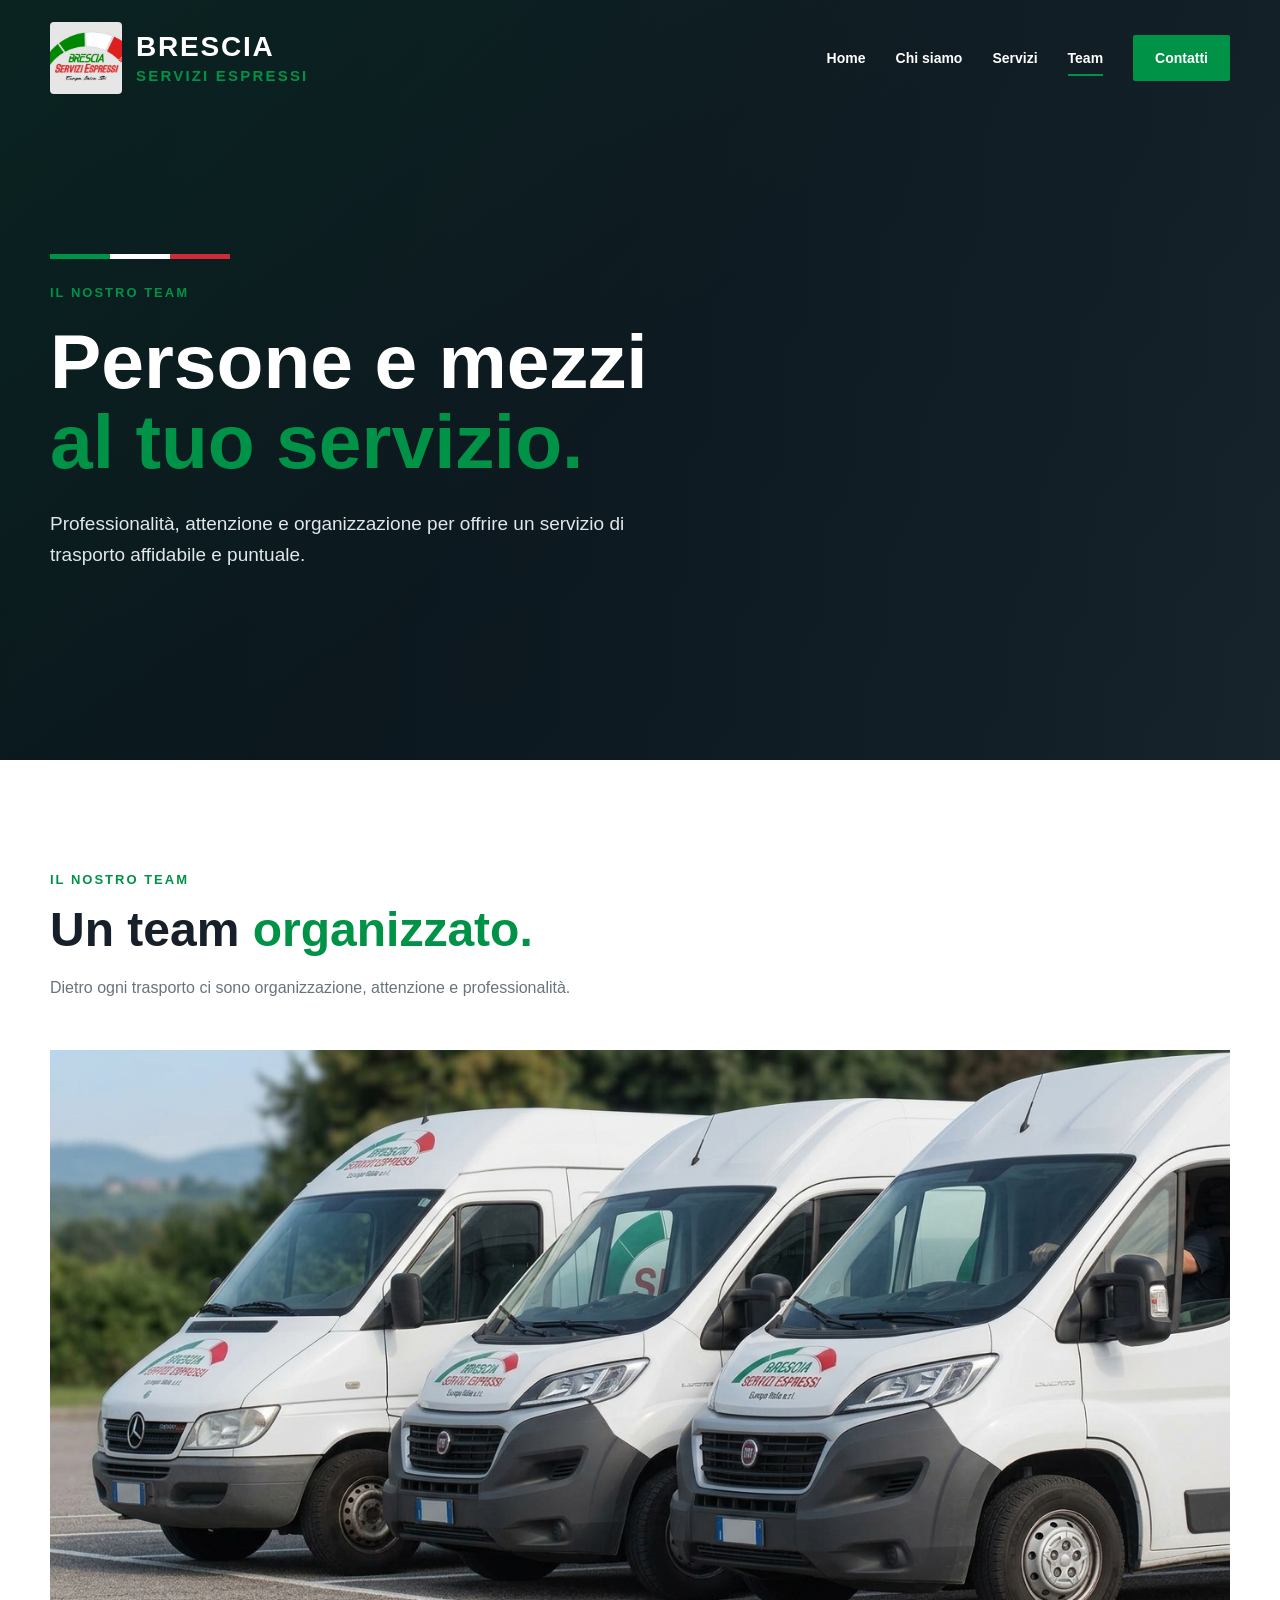
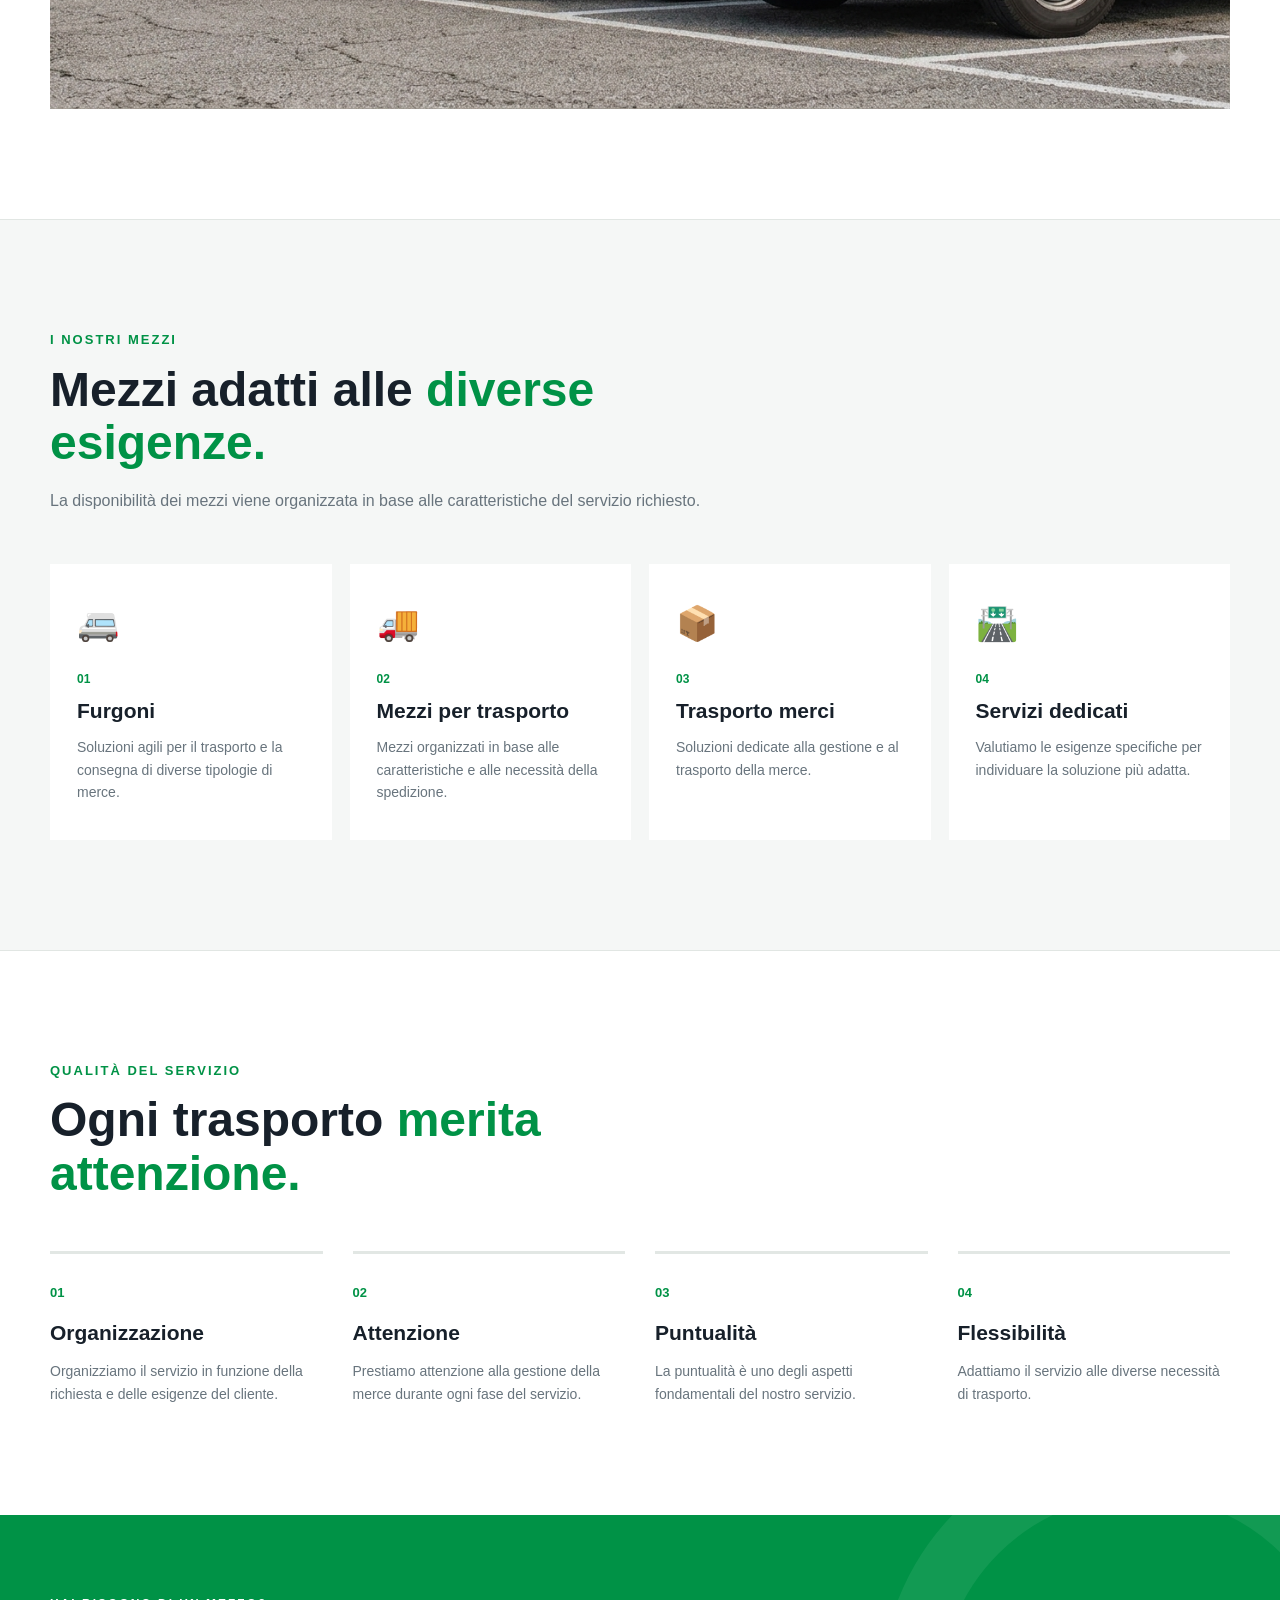
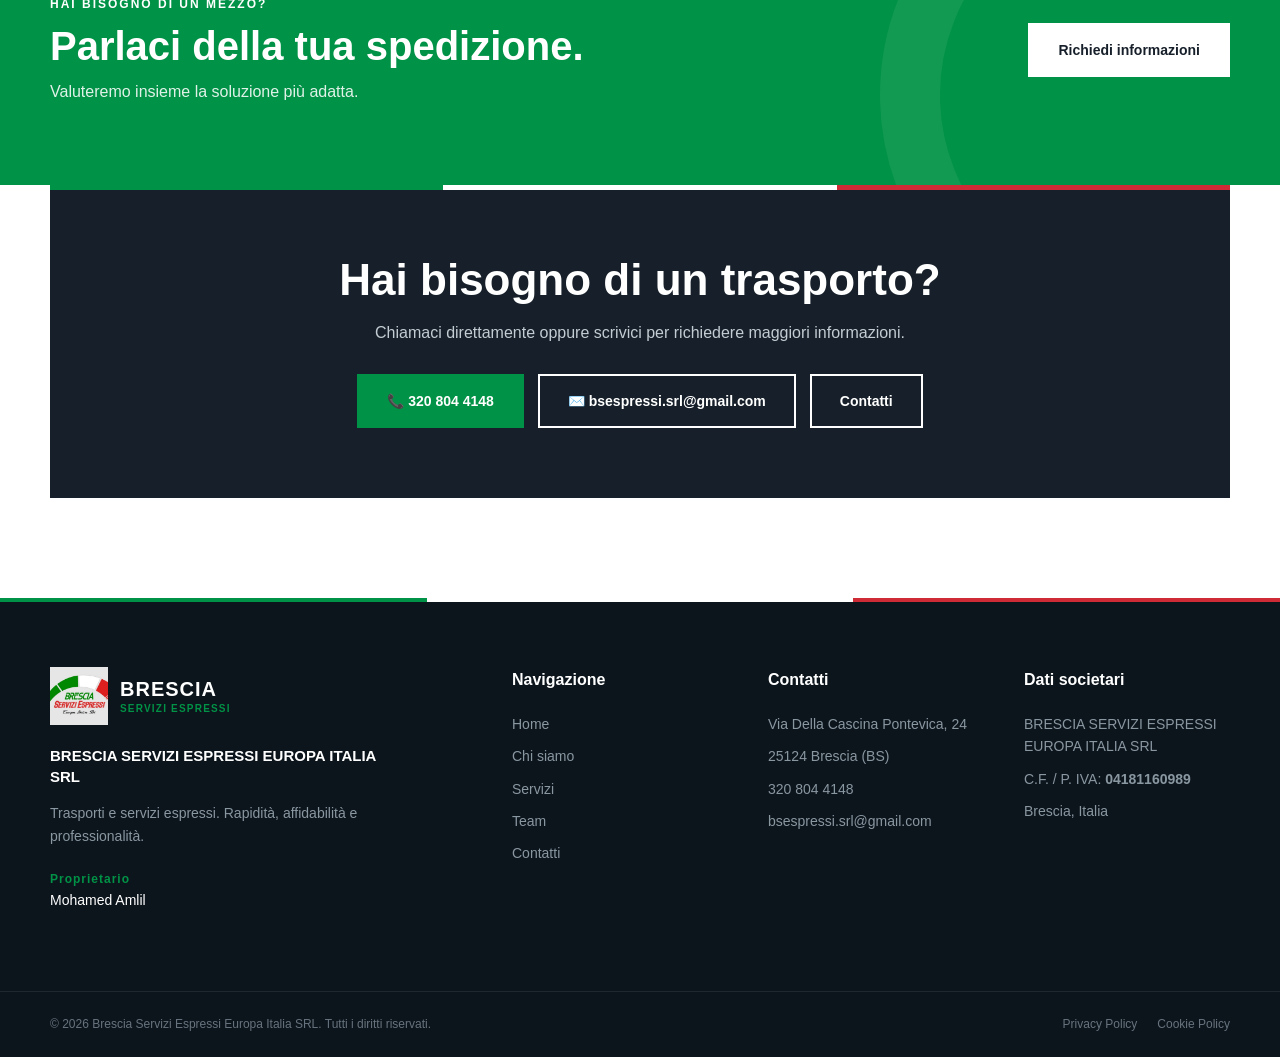
<file: team.html>
<!DOCTYPE html>
<html lang="it">

<head>

    <meta charset="UTF-8">

    <meta name="viewport"
          content="width=device-width, initial-scale=1.0">

    <meta name="description"
          content="Team e mezzi di Brescia Servizi Espressi Europa Italia SRL.">

    <meta name="theme-color"
          content="#009246">

    <title>
        Team | Brescia Servizi Espressi
    </title>

    <link rel="stylesheet"
          href="style.css">

</head>


<body>


<!-- =====================================================
     HEADER
===================================================== -->

<header class="header">

    <div class="container header-content">

        <a href="index.html"
           class="brand">

            <img src="logo brecia servizi espressi.jpg"
                 alt="Brescia Servizi Espressi"
                 class="brand-logo">

            <div class="brand-name">

                <span>
                    BRESCIA
                </span>

                <strong>
                    SERVIZI ESPRESSI
                </strong>

            </div>

        </a>


        <button class="menu-toggle"
                id="menuToggle"
                aria-label="Apri il menu"
                aria-expanded="false">

            <span></span>
            <span></span>
            <span></span>

        </button>


        <nav class="navbar"
             id="navbar">

            <a href="index.html">
                Home
            </a>

            <a href="chi-siamo.html">
                Chi siamo
            </a>

            <a href="servizi.html">
                Servizi
            </a>

            <a href="team.html"
               class="active">
                Team
            </a>

            <a href="contatti.html"
               class="contact-link">
                Contatti
            </a>

        </nav>

    </div>

</header>



<main>


<!-- =====================================================
     HERO
===================================================== -->

<section class="hero">

    <div class="hero-background"></div>

    <div class="container hero-content">

        <div class="hero-text">

            <div class="tricolor-line">

                <span></span>
                <span></span>
                <span></span>

            </div>


            <p class="hero-label">
                IL NOSTRO TEAM
            </p>


            <h1>

                Persone e mezzi
                <br>

                <span>
                    al tuo servizio.
                </span>

            </h1>


            <p class="hero-description">

                Professionalità, attenzione
                e organizzazione per offrire
                un servizio di trasporto
                affidabile e puntuale.

            </p>

        </div>

    </div>

</section>



<!-- =====================================================
     PRESENTAZIONE TEAM
===================================================== -->

<section class="section">

    <div class="container">


        <div class="section-heading">

            <p class="section-label">
                IL NOSTRO TEAM
            </p>


            <h2>

                Un team
                <span>organizzato.</span>

            </h2>


            <p>

                Dietro ogni trasporto ci sono
                organizzazione, attenzione e
                professionalità.

            </p>

        </div>



        <!-- IMMAGINE TEAM -->

        <div class="team-image">

            <img src="Gemini_Generated_Image_36ov3l36ov3l36ov.png"
                 alt="Team e mezzi di Brescia Servizi Espressi">

        </div>


    </div>

</section>



<!-- =====================================================
     MEZZI
===================================================== -->

<section class="section services">

    <div class="container">


        <div class="section-heading">

            <p class="section-label">
                I NOSTRI MEZZI
            </p>


            <h2>

                Mezzi adatti alle
                <span>diverse esigenze.</span>

            </h2>


            <p>

                La disponibilità dei mezzi
                viene organizzata in base
                alle caratteristiche del
                servizio richiesto.

            </p>

        </div>



        <div class="services-grid">


            <!-- 01 -->

            <article class="service-card">

                <div class="service-icon">
                    🚐
                </div>


                <div class="service-number">
                    01
                </div>


                <h3>
                    Furgoni
                </h3>


                <p>

                    Soluzioni agili per il
                    trasporto e la consegna
                    di diverse tipologie
                    di merce.

                </p>

            </article>



            <!-- 02 -->

            <article class="service-card">

                <div class="service-icon">
                    🚚
                </div>


                <div class="service-number">
                    02
                </div>


                <h3>
                    Mezzi per trasporto
                </h3>


                <p>

                    Mezzi organizzati in base
                    alle caratteristiche e alle
                    necessità della spedizione.

                </p>

            </article>



            <!-- 03 -->

            <article class="service-card">

                <div class="service-icon">
                    📦
                </div>


                <div class="service-number">
                    03
                </div>


                <h3>
                    Trasporto merci
                </h3>


                <p>

                    Soluzioni dedicate alla
                    gestione e al trasporto
                    della merce.

                </p>

            </article>



            <!-- 04 -->

            <article class="service-card">

                <div class="service-icon">
                    🛣️
                </div>


                <div class="service-number">
                    04
                </div>


                <h3>
                    Servizi dedicati
                </h3>


                <p>

                    Valutiamo le esigenze
                    specifiche per individuare
                    la soluzione più adatta.

                </p>

            </article>


        </div>

    </div>

</section>



<!-- =====================================================
     QUALITÀ DEL SERVIZIO
===================================================== -->

<section class="section why-us">

    <div class="container">


        <div class="section-heading">

            <p class="section-label">
                QUALITÀ DEL SERVIZIO
            </p>


            <h2>

                Ogni trasporto
                <span>merita attenzione.</span>

            </h2>

        </div>



        <div class="why-grid">


            <div class="why-card">

                <span>
                    01
                </span>


                <h3>
                    Organizzazione
                </h3>


                <p>

                    Organizziamo il servizio
                    in funzione della richiesta
                    e delle esigenze del cliente.

                </p>

            </div>



            <div class="why-card">

                <span>
                    02
                </span>


                <h3>
                    Attenzione
                </h3>


                <p>

                    Prestiamo attenzione alla
                    gestione della merce durante
                    ogni fase del servizio.

                </p>

            </div>



            <div class="why-card">

                <span>
                    03
                </span>


                <h3>
                    Puntualità
                </h3>


                <p>

                    La puntualità è uno degli
                    aspetti fondamentali del
                    nostro servizio.

                </p>

            </div>



            <div class="why-card">

                <span>
                    04
                </span>


                <h3>
                    Flessibilità
                </h3>


                <p>

                    Adattiamo il servizio alle
                    diverse necessità di
                    trasporto.

                </p>

            </div>


        </div>

    </div>

</section>



<!-- =====================================================
     CTA
===================================================== -->

<section class="cta">

    <div class="container cta-content">


        <div>

            <p class="cta-label">
                HAI BISOGNO DI UN MEZZO?
            </p>


            <h2>
                Parlaci della tua spedizione.
            </h2>


            <p>

                Valuteremo insieme la
                soluzione più adatta.

            </p>

        </div>


        <a href="contatti.html"
           class="btn btn-white">

            Richiedi informazioni

        </a>

    </div>

</section>



<!-- =====================================================
     CONTATTO RAPIDO
===================================================== -->

<section class="contact-section">

    <div class="container">


        <div class="contact-inner">


            <div class="tricolor-top">

                <span></span>
                <span></span>
                <span></span>

            </div>


            <h2>
                Hai bisogno di un trasporto?
            </h2>


            <p>

                Chiamaci direttamente oppure
                scrivici per richiedere
                maggiori informazioni.

            </p>


            <div class="contact-buttons">


                <a href="tel:+393208044148"
                   class="btn btn-green">

                    📞 320 804 4148

                </a>


                <a href="mailto:bsespressi.srl@gmail.com"
                   class="btn btn-outline">

                    ✉️ bsespressi.srl@gmail.com

                </a>


                <a href="contatti.html"
                   class="btn btn-outline">

                    Contatti

                </a>

            </div>

        </div>

    </div>

</section>


</main>



<!-- =====================================================
     FOOTER
===================================================== -->

<footer class="footer">


    <div class="container footer-grid">


        <div class="footer-company">


            <a href="index.html"
               class="footer-brand">

                <img src="logo brecia servizi espressi.jpg"
                     alt="Brescia Servizi Espressi">


                <div>

                    <span>
                        BRESCIA
                    </span>

                    <strong>
                        SERVIZI ESPRESSI
                    </strong>

                </div>

            </a>


            <h3 class="company-full-name">

                BRESCIA SERVIZI ESPRESSI
                EUROPA ITALIA SRL

            </h3>


            <p>

                Trasporti e servizi espressi.
                Rapidità, affidabilità
                e professionalità.

            </p>


            <p class="owner">

                <strong>
                    Proprietario
                </strong>

                <br>

                Mohamed Amlil

            </p>

        </div>



        <div class="footer-column">

            <h3>
                Navigazione
            </h3>


            <a href="index.html">
                Home
            </a>


            <a href="chi-siamo.html">
                Chi siamo
            </a>


            <a href="servizi.html">
                Servizi
            </a>


            <a href="team.html">
                Team
            </a>


            <a href="contatti.html">
                Contatti
            </a>

        </div>



        <div class="footer-column">

            <h3>
                Contatti
            </h3>


            <p>
                Via Della Cascina Pontevica, 24
            </p>


            <p>
                25124 Brescia (BS)
            </p>


            <a href="tel:+393208044148">
                320 804 4148
            </a>


            <a href="mailto:bsespressi.srl@gmail.com">
                bsespressi.srl@gmail.com
            </a>

        </div>



        <div class="footer-column">

            <h3>
                Dati societari
            </h3>


            <p>

                BRESCIA SERVIZI ESPRESSI
                EUROPA ITALIA SRL

            </p>


            <p>

                C.F. / P. IVA:
                <strong>
                    04181160989
                </strong>

            </p>


            <p>
                Brescia, Italia
            </p>

        </div>

    </div>



    <div class="footer-bottom">

        <div class="container footer-bottom-content">


            <p>

                © 2026 Brescia Servizi Espressi
                Europa Italia SRL.
                Tutti i diritti riservati.

            </p>


            <div>

                <a href="#">
                    Privacy Policy
                </a>


                <a href="#">
                    Cookie Policy
                </a>

            </div>

        </div>

    </div>

</footer>



<!-- =====================================================
     MENU MOBILE
===================================================== -->

<script>

    const menuToggle =
        document.getElementById("menuToggle");

    const navbar =
        document.getElementById("navbar");


    menuToggle.addEventListener(
        "click",
        function () {

            navbar.classList.toggle("open");


            const isOpen =
                navbar.classList.contains("open");


            menuToggle.setAttribute(
                "aria-expanded",
                isOpen
            );

        }
    );


    const menuLinks =
        document.querySelectorAll(".navbar a");


    menuLinks.forEach(
        function (link) {

            link.addEventListener(
                "click",
                function () {

                    navbar.classList.remove("open");

                    menuToggle.setAttribute(
                        "aria-expanded",
                        "false"
                    );

                }
            );

        }
    );

</script>


</body>

</html>
</file>
<file: style.css>
/* =====================================================
   BRESCIA SERVIZI ESPRESSI
   STYLE.CSS
===================================================== */


/* =====================================================
   COLORI
===================================================== */

:root {

    --verde: #009246;

    --verde-scuro: #007A3A;

    --rosso: #CE2B37;

    --bianco: #FFFFFF;

    --nero: #101820;

    --antracite: #17202A;

    --grigio: #68747D;

    --grigio-chiaro: #F5F7F6;

    --bordo: #E1E6E3;

}


/* =====================================================
   RESET
===================================================== */

* {

    box-sizing: border-box;

}


html {

    margin: 0;

    padding: 0;

    scroll-behavior: smooth;

    overflow-x: hidden;

}


body {

    margin: 0;

    padding: 0;

    min-width: 320px;

    font-family:
        Arial,
        Helvetica,
        sans-serif;

    color: var(--antracite);

    background: var(--bianco);

    line-height: 1.6;

    overflow-x: hidden;

}


img {

    display: block;

    max-width: 100%;

    height: auto;

}


a {

    color: inherit;

    text-decoration: none;

}


button {

    font-family: inherit;

    cursor: pointer;

}


/* =====================================================
   CONTENITORE
===================================================== */

.container {

    width:
        min(
            1180px,
            calc(100% - 40px)
        );

    margin-left: auto;

    margin-right: auto;

}


/* =====================================================
   HEADER
===================================================== */

.header {

    position: absolute;

    top: 0;

    left: 0;

    z-index: 1000;

    width: 100%;

    padding: 22px 0;

}


.header-content {

    display: flex;

    align-items: center;

    justify-content: space-between;

    gap: 30px;

}


/* =====================================================
   LOGO
===================================================== */

.brand {

    display: flex;

    align-items: center;

    gap: 14px;

    flex-shrink: 0;

    color: var(--bianco);

}


.brand-logo {

    width: 72px;

    height: 72px;

    object-fit: contain;

    border-radius: 4px;

}


.brand-name {

    display: flex;

    flex-direction: column;

    justify-content: center;

    line-height: 1;

}


.brand-name span {

    color: var(--bianco);

    font-size: 28px;

    font-weight: 900;

    letter-spacing: 1.8px;

}


.brand-name strong {

    margin-top: 7px;

    color: var(--verde);

    font-size: 15px;

    font-weight: 800;

    letter-spacing: 2.2px;

}


/* =====================================================
   MENU
===================================================== */

.navbar {

    display: flex;

    align-items: center;

    gap: 30px;

}


.navbar a {

    position: relative;

    color: var(--bianco);

    font-size: 14px;

    font-weight: 700;

    transition:
        color 0.3s ease;

}


.navbar a::after {

    content: "";

    position: absolute;

    left: 0;

    bottom: -7px;

    width: 0;

    height: 2px;

    background: var(--verde);

    transition:
        width 0.3s ease;

}


.navbar a:hover {

    color: var(--verde);

}


.navbar a:hover::after,
.navbar a.active::after {

    width: 100%;

}


.navbar .contact-link {

    padding:
        12px 22px;

    background: var(--verde);

    color: var(--bianco);

    border-radius: 2px;

}


.navbar .contact-link::after {

    display: none;

}


.navbar .contact-link:hover {

    background: var(--rosso);

    color: var(--bianco);

}


/* =====================================================
   MENU HAMBURGER
===================================================== */

.menu-toggle {

    display: none;

    width: 46px;

    height: 46px;

    padding: 9px;

    border: none;

    background: var(--verde);

    flex-direction: column;

    align-items: center;

    justify-content: center;

    gap: 5px;

}


.menu-toggle span {

    display: block;

    width: 24px;

    height: 2px;

    background: var(--bianco);

}


/* =====================================================
   HERO
===================================================== */

.hero {

    position: relative;

    min-height: 760px;

    display: flex;

    align-items: center;

    background:

        linear-gradient(
            90deg,
            rgba(10, 22, 28, 0.97),
            rgba(10, 22, 28, 0.82),
            rgba(10, 22, 28, 0.55)
        ),

        linear-gradient(
            135deg,
            #17202A,
            #26343E
        );

    color: var(--bianco);

    overflow: hidden;

}


.hero-background {

    position: absolute;

    inset: 0;

    background:
        linear-gradient(
            135deg,
            rgba(0, 146, 70, 0.10),
            transparent 50%
        );

    pointer-events: none;

}


.hero-content {

    position: relative;

    z-index: 2;

    padding-top: 100px;

}


.hero-text {

    max-width: 850px;

}


/* =====================================================
   TRICOLORE
===================================================== */

.tricolor-line {

    display: flex;

    width: 180px;

    height: 5px;

    margin-bottom: 24px;

}


.tricolor-line span:nth-child(1) {

    flex: 1;

    background: var(--verde);

}


.tricolor-line span:nth-child(2) {

    flex: 1;

    background: var(--bianco);

}


.tricolor-line span:nth-child(3) {

    flex: 1;

    background: var(--rosso);

}


/* =====================================================
   HERO TESTO
===================================================== */

.hero-label {

    margin: 0;

    color: var(--verde);

    font-size: 13px;

    font-weight: 800;

    letter-spacing: 2px;

}


.hero h1 {

    margin:
        18px 0 0;

    font-size:
        clamp(
            45px,
            6vw,
            78px
        );

    line-height: 1.04;

    font-weight: 800;

}


.hero h1 span {

    color: var(--verde);

}


.hero-description {

    max-width: 630px;

    margin:
        28px 0 36px;

    color: #E1E7EA;

    font-size:
        clamp(
            16px,
            2vw,
            19px
        );

}


/* =====================================================
   BOTTONI
===================================================== */

.hero-buttons {

    display: flex;

    align-items: center;

    flex-wrap: wrap;

    gap: 14px;

}


.btn {

    display: inline-flex;

    align-items: center;

    justify-content: center;

    min-height: 52px;

    padding:
        14px 28px;

    font-size: 14px;

    font-weight: 800;

    border:
        2px solid transparent;

    transition:
        transform 0.3s ease,
        background 0.3s ease,
        color 0.3s ease;

}


.btn:hover {

    transform:
        translateY(-2px);

}


.btn-green {

    background: var(--verde);

    color: var(--bianco);

}


.btn-green:hover {

    background: var(--rosso);

}


.btn-outline {

    border-color: var(--bianco);

    color: var(--bianco);

}


.btn-outline:hover {

    background: var(--bianco);

    color: var(--antracite);

}


.btn-white {

    background: var(--bianco);

    color: var(--antracite);

}


.btn-white:hover {

    background: var(--antracite);

    color: var(--bianco);

}


/* =====================================================
   SEZIONI
===================================================== */

.section {

    padding:
        clamp(
            70px,
            9vw,
            110px
        ) 0;

}


.section-label {

    margin: 0;

    color: var(--verde);

    font-size: 13px;

    font-weight: 800;

    letter-spacing: 2px;

}


.section-heading {

    max-width: 720px;

    margin-bottom: 50px;

}


.section-heading h2 {

    margin:
        12px 0 0;

    font-size:
        clamp(
            34px,
            4vw,
            48px
        );

    line-height: 1.12;

}


.section-heading h2 span {

    color: var(--verde);

}


.section-heading > p:last-child {

    margin-top: 18px;

    color: var(--grigio);

}


/* =====================================================
   INTRODUZIONE
===================================================== */

.introduction {

    background: var(--bianco);

}


.intro-grid {

    display: grid;

    grid-template-columns:
        minmax(0, 1fr)
        minmax(0, 1fr);

    gap:
        clamp(
            45px,
            8vw,
            90px
        );

    align-items: center;

}


.intro-text h2 {

    margin:
        15px 0 22px;

    font-size:
        clamp(
            34px,
            4vw,
            45px
        );

    line-height: 1.12;

}


.intro-text h2 span {

    color: var(--verde);

}


.intro-text > p:not(.section-label) {

    max-width: 620px;

    margin:
        0 0 16px;

    color: var(--grigio);

}


.read-more {

    display: inline-flex;

    align-items: center;

    gap: 8px;

    margin-top: 15px;

    color: var(--verde);

    font-weight: 800;

}


.read-more:hover {

    color: var(--rosso);

}


.read-more span {

    font-size: 20px;

}


/* =====================================================
   FEATURE
===================================================== */

.intro-features {

    display: flex;

    flex-direction: column;

    gap: 14px;

}


.feature-card {

    display: grid;

    grid-template-columns: 55px 1fr;

    gap: 20px;

    padding:
        27px 28px;

    background: var(--grigio-chiaro);

    border-left:
        4px solid var(--verde);

    transition:
        transform 0.3s ease,
        border-color 0.3s ease;

}


.feature-card:hover {

    transform:
        translateX(5px);

    border-left-color: var(--rosso);

}


.feature-number {

    color: var(--verde);

    font-size: 14px;

    font-weight: 900;

}


.feature-card h3 {

    margin:
        0 0 7px;

    font-size: 21px;

}


.feature-card p {

    margin: 0;

    color: var(--grigio);

    font-size: 14px;

}


/* =====================================================
   SERVIZI
===================================================== */

.services {

    background: var(--grigio-chiaro);

    border-top:
        1px solid var(--bordo);

    border-bottom:
        1px solid var(--bordo);

}


.services-grid {

    display: grid;

    grid-template-columns:
        repeat(
            4,
            minmax(0, 1fr)
        );

    gap: 18px;

}


.service-card {

    min-width: 0;

    padding:
        32px 27px;

    background: var(--bianco);

    border-bottom:
        4px solid transparent;

    transition:
        transform 0.3s ease,
        border-color 0.3s ease,
        box-shadow 0.3s ease;

}


.service-card:hover {

    transform:
        translateY(-7px);

    border-bottom-color:
        var(--verde);

    box-shadow:
        0 15px 35px
        rgba(
            0,
            0,
            0,
            0.08
        );

}


.service-icon {

    margin-bottom: 20px;

    font-size: 34px;

}


.service-number {

    color: var(--verde);

    font-size: 12px;

    font-weight: 900;

}


.service-card h3 {

    margin:
        9px 0 12px;

    font-size: 21px;

    line-height: 1.25;

}


.service-card p {

    margin: 0;

    color: var(--grigio);

    font-size: 14px;

}


.service-card a {

    display: inline-block;

    margin-top: 20px;

    color: var(--verde);

    font-size: 13px;

    font-weight: 800;

}


.service-card a:hover {

    color: var(--rosso);

}


/* =====================================================
   CTA
===================================================== */

.cta {

    position: relative;

    padding:
        clamp(
            60px,
            8vw,
            80px
        ) 0;

    background: var(--verde);

    color: var(--bianco);

    overflow: hidden;

}


.cta::after {

    content: "";

    position: absolute;

    right: -120px;

    bottom: -170px;

    width: 400px;

    height: 400px;

    border:
        60px solid
        rgba(
            255,
            255,
            255,
            0.07
        );

    border-radius: 50%;

}


.cta-content {

    position: relative;

    z-index: 2;

    display: flex;

    align-items: center;

    justify-content: space-between;

    gap: 40px;

}


.cta-label {

    margin: 0;

    color: var(--bianco);

    font-size: 12px;

    font-weight: 800;

    letter-spacing: 2px;

}


.cta h2 {

    margin:
        9px 0 0;

    font-size:
        clamp(
            30px,
            4vw,
            40px
        );

    line-height: 1.15;

}


.cta-content > div > p:last-child {

    margin:
        10px 0 0;

    color:
        rgba(
            255,
            255,
            255,
            0.88
        );

}


/* =====================================================
   PERCHÉ SCEGLIERCI
===================================================== */

.why-us {

    background: var(--bianco);

}


.why-grid {

    display: grid;

    grid-template-columns:
        repeat(
            4,
            minmax(0, 1fr)
        );

    gap: 30px;

}


.why-card {

    padding-top: 25px;

    border-top:
        3px solid #E2E7E4;

}


.why-card:hover {

    border-top-color:
        var(--verde);

}


.why-card > span {

    color: var(--verde);

    font-size: 13px;

    font-weight: 900;

}


.why-card h3 {

    margin:
        11px 0;

    font-size: 21px;

}


.why-card p {

    margin: 0;

    color: var(--grigio);

    font-size: 14px;

}


/* =====================================================
   CONTATTI
===================================================== */

.contact-section {

    padding:
        0 0 100px;

    background: var(--bianco);

}


.contact-inner {

    position: relative;

    padding:
        70px 25px;

    text-align: center;

    background: var(--antracite);

    color: var(--bianco);

    overflow: hidden;

}


.tricolor-top {

    position: absolute;

    top: 0;

    left: 0;

    display: flex;

    width: 100%;

    height: 5px;

}


.tricolor-top span {

    flex: 1;

}


.tricolor-top span:nth-child(1) {

    background: var(--verde);

}


.tricolor-top span:nth-child(2) {

    background: var(--bianco);

}


.tricolor-top span:nth-child(3) {

    background: var(--rosso);

}


.contact-inner h2 {

    margin: 0;

    font-size:
        clamp(
            30px,
            5vw,
            44px
        );

    line-height: 1.15;

}


.contact-inner p {

    max-width: 600px;

    margin:
        15px auto 28px;

    color: #C3CCD2;

}


.contact-buttons {

    display: flex;

    justify-content: center;

    flex-wrap: wrap;

    gap: 14px;

}


/* =====================================================
   FOOTER
===================================================== */

.footer {

    background: #0D151C;

    color: var(--bianco);

}


.footer::before {

    content: "";

    display: block;

    width: 100%;

    height: 4px;

    background:
        linear-gradient(
            to right,
            var(--verde) 33.33%,
            var(--bianco) 33.33%,
            var(--bianco) 66.66%,
            var(--rosso) 66.66%
        );

}


.footer-grid {

    display: grid;

    grid-template-columns:
        2fr
        repeat(
            3,
            minmax(0, 1fr)
        );

    gap: 50px;

    padding:
        65px 0;

}


/* =====================================================
   FOOTER BRAND
===================================================== */

.footer-brand {

    display: flex;

    align-items: center;

    gap: 12px;

    margin-bottom: 20px;

}


.footer-brand img {

    width: 58px;

    height: 58px;

    object-fit: contain;

}


.footer-brand div {

    display: flex;

    flex-direction: column;

    line-height: 1;

}


.footer-brand span {

    color: var(--bianco);

    font-size: 20px;

    font-weight: 900;

    letter-spacing: 1px;

}


.footer-brand strong {

    margin-top: 5px;

    color: var(--verde);

    font-size: 10px;

    letter-spacing: 1.2px;

}


.company-full-name {

    max-width: 330px;

    margin:
        0 0 15px;

    color: var(--bianco);

    font-size: 15px;

    line-height: 1.4;

}


.footer-company > p {

    max-width: 330px;

    color: #8997A1;

    font-size: 14px;

}


.footer-company .owner {

    margin-top: 20px;

    color: var(--bianco);

}


.footer-company .owner strong {

    color: var(--verde);

    font-size: 12px;

    letter-spacing: 1px;

}


/* =====================================================
   FOOTER COLONNE
===================================================== */

.footer-column {

    display: flex;

    flex-direction: column;

    align-items: flex-start;

    gap: 10px;

}


.footer-column h3 {

    margin:
        0 0 10px;

    color: var(--bianco);

    font-size: 16px;

}


.footer-column a,
.footer-column p {

    margin: 0;

    color: #8997A1;

    font-size: 14px;

}


.footer-column a:hover {

    color: var(--verde);

}


/* =====================================================
   FOOTER BOTTOM
===================================================== */

.footer-bottom {

    border-top:
        1px solid
        rgba(
            255,
            255,
            255,
            0.08
        );

}


.footer-bottom-content {

    display: flex;

    align-items: center;

    justify-content: space-between;

    gap: 20px;

    padding:
        23px 0;

    color: #66737E;

    font-size: 12px;

}


.footer-bottom-content p {

    margin: 0;

}


.footer-bottom-content div {

    display: flex;

    gap: 20px;

}


.footer-bottom-content a:hover {

    color: var(--bianco);

}


/* =====================================================
   TABLET GRANDE
===================================================== */

@media (max-width: 1100px) {


    .container {

        width:
            min(
                94%,
                920px
            );

    }


    .navbar {

        gap: 20px;

    }


    .brand-name span {

        font-size: 23px;

    }


    .brand-name strong {

        font-size: 12px;

    }


    .services-grid {

        grid-template-columns:
            repeat(
                2,
                minmax(0, 1fr)
            );

    }


    .why-grid {

        grid-template-columns:
            repeat(
                2,
                minmax(0, 1fr)
            );

    }


    .footer-grid {

        grid-template-columns:
            repeat(
                2,
                minmax(0, 1fr)
            );

    }

}


/* =====================================================
   TABLET / MOBILE
===================================================== */

@media (max-width: 768px) {


    .container {

        width:
            calc(
                100% - 32px
            );

    }


    /* HEADER */

    .header {

        padding:
            16px 0;

    }


    .brand {

        gap: 10px;

    }


    .brand-logo {

        width: 55px;

        height: 55px;

    }


    .brand-name span {

        font-size: 20px;

        letter-spacing: 1px;

    }


    .brand-name strong {

        margin-top: 5px;

        font-size: 10px;

        letter-spacing: 1px;

    }


    /* HAMBURGER */

    .menu-toggle {

        display: flex;

        position: relative;

        z-index: 1100;

    }


    /* NAV MOBILE */

    .navbar {

        position: absolute;

        top:
            calc(
                100% + 12px
            );

        left: 0;

        width: 100%;

        padding: 18px;

        display: flex;

        flex-direction: column;

        align-items: stretch;

        gap: 0;

        background: var(--antracite);

        box-shadow:
            0 15px 35px
            rgba(
                0,
                0,
                0,
                0.25
            );

        opacity: 0;

        visibility: hidden;

        transform:
            translateY(-10px);

        transition:
            opacity 0.25s ease,
            visibility 0.25s ease,
            transform 0.25s ease;

    }


    .navbar.open {

        opacity: 1;

        visibility: visible;

        transform:
            translateY(0);

    }


    .navbar a {

        display: block;

        width: 100%;

        padding:
            14px 10px;

        border-bottom:
            1px solid
            rgba(
                255,
                255,
                255,
                0.08
            );

    }


    .navbar a::after {

        display: none;

    }


    .navbar .contact-link {

        margin-top: 12px;

        text-align: center;

        border: none;

    }


    /* HERO */

    .hero {

        min-height: 690px;

    }


    .hero-content {

        padding-top: 100px;

    }


    .hero h1 {

        font-size:
            clamp(
                40px,
                9vw,
                58px
            );

    }


    /* INTRO */

    .intro-grid {

        grid-template-columns: 1fr;

        gap: 45px;

    }


    /* CTA */

    .cta-content {

        flex-direction: column;

        align-items: flex-start;

    }


    /* FOOTER */

    .footer-grid {

        gap: 40px;

    }

}


/* =====================================================
   SMARTPHONE
===================================================== */

@media (max-width: 600px) {


    .container {

        width:
            calc(
                100% - 28px
            );

    }


    /* LOGO */

    .brand-logo {

        width: 50px;

        height: 50px;

    }


    .brand-name span {

        font-size: 18px;

    }


    .brand-name strong {

        font-size: 9px;

        letter-spacing: 0.8px;

    }


    /* HERO */

    .hero {

        min-height: 650px;

    }


    .hero-content {

        padding-top: 90px;

    }


    .tricolor-line {

        width: 140px;

        height: 4px;

        margin-bottom: 20px;

    }


    .hero-label {

        font-size: 10px;

        letter-spacing: 1.4px;

    }


    .hero h1 {

        margin-top: 15px;

        font-size:
            clamp(
                37px,
                11vw,
                52px
            );

    }


    .hero-description {

        margin:
            20px 0 28px;

        font-size: 16px;

    }


    .hero-buttons {

        flex-direction: column;

        align-items: stretch;

        width: 100%;

    }


    .hero-buttons .btn {

        width: 100%;

    }


    /* SEZIONI */

    .section {

        padding:
            65px 0;

    }


    .section-heading {

        margin-bottom: 35px;

    }


    .section-heading h2 {

        font-size: 34px;

    }


    /* FEATURE */

    .feature-card {

        grid-template-columns:
            42px 1fr;

        gap: 14px;

        padding:
            23px 20px;

    }


    /* SERVIZI */

    .services-grid {

        grid-template-columns: 1fr;

    }


    .service-card {

        padding:
            28px 24px;

    }


    /* WHY */

    .why-grid {

        grid-template-columns: 1fr;

        gap: 25px;

    }


    /* CTA */

    .cta {

        padding:
            60px 0;

    }


    .cta h2 {

        font-size: 30px;

    }


    .cta .btn {

        width: 100%;

    }


    /* CONTATTI */

    .contact-section {

        padding-bottom: 70px;

    }


    .contact-inner {

        padding:
            60px 20px;

    }


    .contact-inner h2 {

        font-size: 31px;

    }


    .contact-buttons {

        flex-direction: column;

        width: 100%;

    }


    .contact-buttons .btn {

        width: 100%;

    }


    /* FOOTER */

    .footer-grid {

        grid-template-columns: 1fr;

        gap: 35px;

        padding:
            55px 0;

    }


    .footer-company > p {

        max-width: 100%;

    }


    .footer-bottom-content {

        flex-direction: column;

        align-items: flex-start;

        padding:
            20px 0;

    }


    .footer-bottom-content div {

        flex-direction: column;

        gap: 8px;

    }

}


/* =====================================================
   SMARTPHONE PICCOLO
===================================================== */

@media (max-width: 400px) {


    .container {

        width:
            calc(
                100% - 24px
            );

    }


    .brand {

        gap: 8px;

    }


    .brand-logo {

        width: 44px;

        height: 44px;

    }


    .brand-name span {

        font-size: 16px;

        letter-spacing: 0.8px;

    }


    .brand-name strong {

        margin-top: 4px;

        font-size: 8px;

        letter-spacing: 0.5px;

    }


    .menu-toggle {

        width: 42px;

        height: 42px;

    }


    .hero {

        min-height: 620px;

    }


    .hero h1 {

        font-size: 36px;

    }


    .hero-label {

        font-size: 9px;

    }


    .section-heading h2,
    .intro-text h2 {

        font-size: 31px;

    }


    .contact-inner h2 {

        font-size: 28px;

    }


}


/* =====================================================
   ACCESSIBILITÀ
===================================================== */

@media (prefers-reduced-motion: reduce) {


    html {

        scroll-behavior: auto;

    }


    *,
    *::before,
    *::after {

        transition-duration:
            0.01ms !important;

        animation-duration:
            0.01ms !important;

        animation-iteration-count:
            1 !important;

    }

}
</file>
